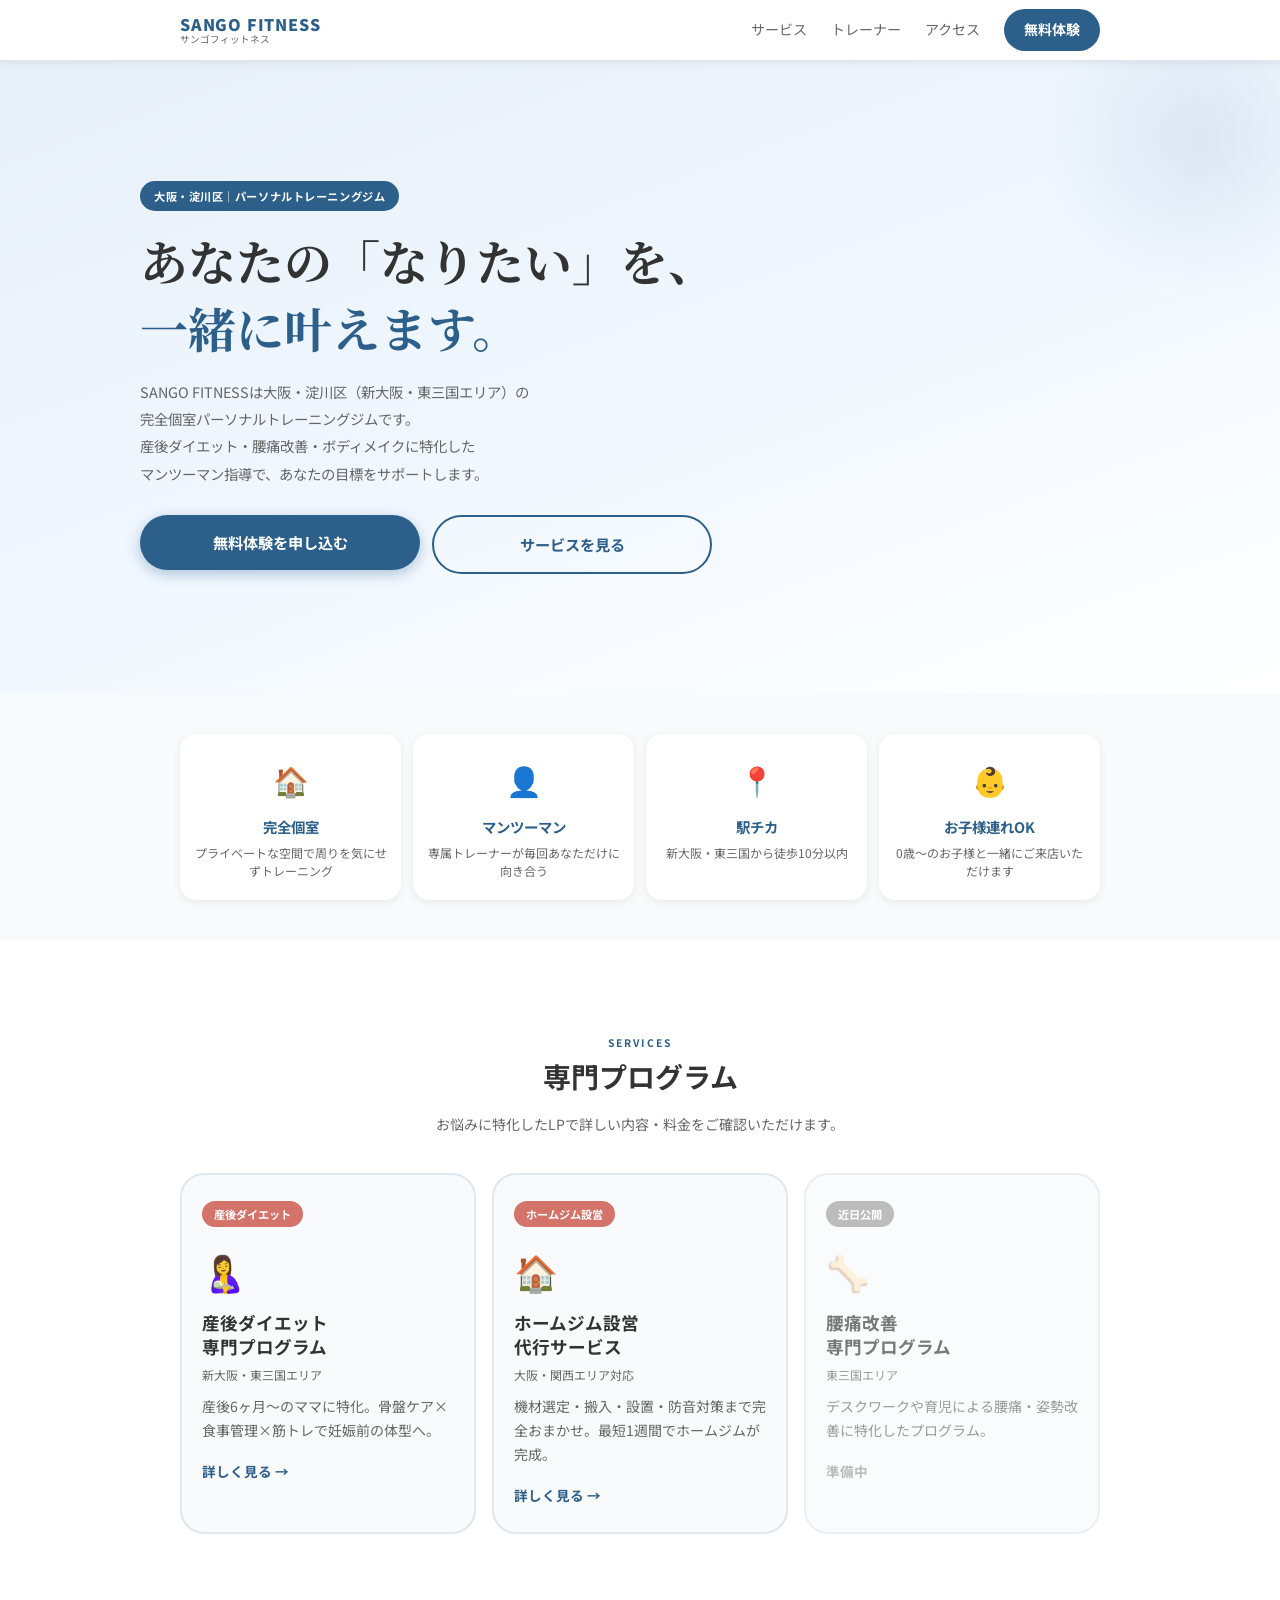
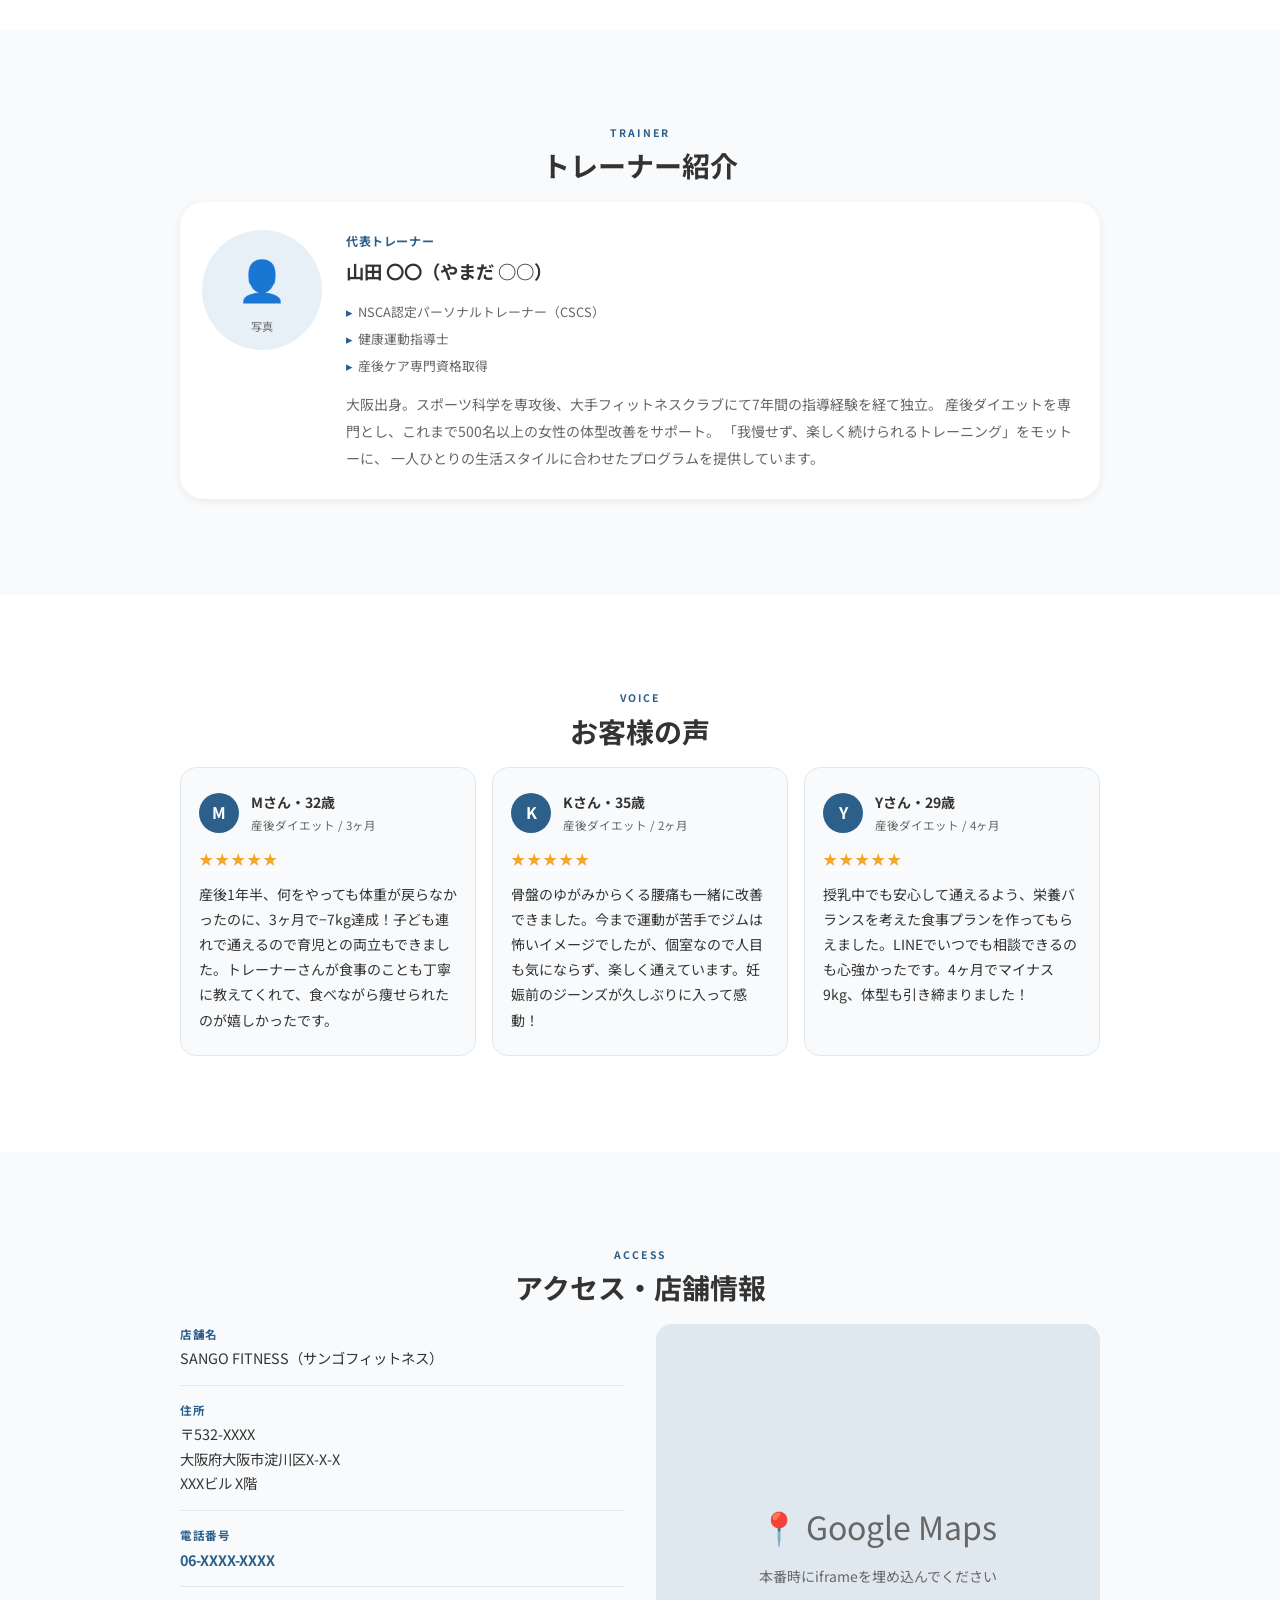
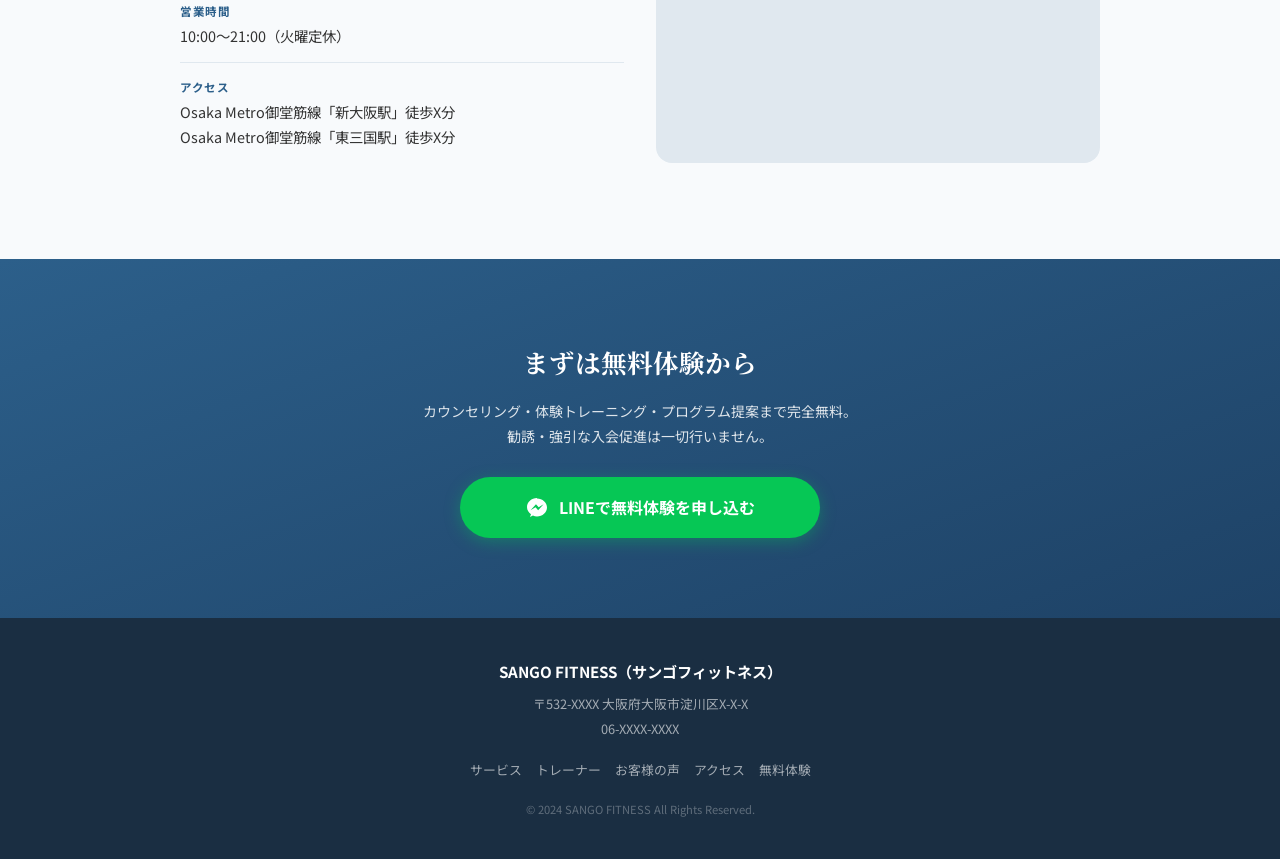
<file: index.html>
<!DOCTYPE html>
<html lang="ja">
<head>
  <meta charset="UTF-8" />
  <meta name="viewport" content="width=device-width, initial-scale=1.0" />
  <meta name="description" content="SANGO FITNESS（サンゴフィットネス）は大阪・淀川区のパーソナルトレーニングジムです。産後ダイエット・腰痛改善・ボディメイクに特化したマンツーマン指導。新大阪・東三国から徒歩圏内。" />
  <meta name="robots" content="index, follow" />

  <!-- OGP -->
  <meta property="og:title" content="SANGO FITNESS｜大阪・淀川区のパーソナルトレーニングジム" />
  <meta property="og:description" content="大阪・淀川区（新大阪・東三国）のパーソナルジム。産後ダイエット・腰痛改善・ボディメイクに特化。マンツーマン個室トレーニング。無料体験受付中。" />
  <meta property="og:type" content="website" />
  <meta property="og:locale" content="ja_JP" />

  <title>SANGO FITNESS｜大阪・淀川区のパーソナルトレーニングジム【新大阪・東三国】</title>

  <link rel="preconnect" href="https://fonts.googleapis.com" />
  <link rel="preconnect" href="https://fonts.gstatic.com" crossorigin />
  <link href="https://fonts.googleapis.com/css2?family=Noto+Sans+JP:wght@400;500;700;900&family=Noto+Serif+JP:wght@400;700&display=swap" rel="stylesheet" />

  <link rel="stylesheet" href="shared/reset.css" />
  <link rel="stylesheet" href="style.css" />

  <!-- GA4（本番時に差し替え） -->
  <!-- <script async src="https://www.googletagmanager.com/gtag/js?id=G-XXXXXXXXXX"></script>
  <script>
    window.dataLayer = window.dataLayer || [];
    function gtag(){dataLayer.push(arguments);}
    gtag('js', new Date());
    gtag('config', 'G-XXXXXXXXXX');
  </script> -->
</head>
<body>

  <!-- ===== ヘッダー ===== -->
  <header class="header">
    <div class="header-inner">
      <a href="/" class="logo">
        <span class="logo-en">SANGO FITNESS</span>
        <span class="logo-ja">サンゴフィットネス</span>
      </a>
      <nav class="header-nav">
        <a href="#services">サービス</a>
        <a href="#trainer">トレーナー</a>
        <a href="#access">アクセス</a>
        <a href="#contact" class="header-cta">無料体験</a>
      </nav>
    </div>
  </header>

  <!-- ===== ヒーロー ===== -->
  <section class="hero">
    <div class="hero-content">
      <p class="hero-label">大阪・淀川区｜パーソナルトレーニングジム</p>
      <h1 class="hero-title">
        あなたの「なりたい」を、<br />
        <em>一緒に叶えます。</em>
      </h1>
      <p class="hero-text">
        SANGO FITNESSは大阪・淀川区（新大阪・東三国エリア）の<br class="pc-only" />
        完全個室パーソナルトレーニングジムです。<br />
        産後ダイエット・腰痛改善・ボディメイクに特化した<br class="pc-only" />
        マンツーマン指導で、あなたの目標をサポートします。
      </p>
      <div class="hero-btns">
        <a href="#contact" class="btn btn--primary">無料体験を申し込む</a>
        <a href="#services" class="btn btn--outline">サービスを見る</a>
      </div>
    </div>
  </section>

  <!-- ===== ポイント ===== -->
  <section class="points">
    <div class="container">
      <ul class="points-list">
        <li class="point-item">
          <span class="point-icon">🏠</span>
          <h3>完全個室</h3>
          <p>プライベートな空間で周りを気にせずトレーニング</p>
        </li>
        <li class="point-item">
          <span class="point-icon">👤</span>
          <h3>マンツーマン</h3>
          <p>専属トレーナーが毎回あなただけに向き合う</p>
        </li>
        <li class="point-item">
          <span class="point-icon">📍</span>
          <h3>駅チカ</h3>
          <p>新大阪・東三国から徒歩10分以内</p>
        </li>
        <li class="point-item">
          <span class="point-icon">👶</span>
          <h3>お子様連れOK</h3>
          <p>0歳〜のお子様と一緒にご来店いただけます</p>
        </li>
      </ul>
    </div>
  </section>

  <!-- ===== サービス ===== -->
  <section class="services" id="services">
    <div class="container">
      <h2 class="section-title">
        <span class="section-title-en">SERVICES</span>
        専門プログラム
      </h2>
      <p class="section-lead">お悩みに特化したLPで詳しい内容・料金をご確認いただけます。</p>

      <div class="services-grid">

        <a href="/lp-sango-diet-shinsaibashi/" class="service-card">
          <div class="service-tag">産後ダイエット</div>
          <div class="service-icon">🤱</div>
          <h3 class="service-name">産後ダイエット<br />専門プログラム</h3>
          <p class="service-area">新大阪・東三国エリア</p>
          <p class="service-desc">産後6ヶ月〜のママに特化。骨盤ケア×食事管理×筋トレで妊娠前の体型へ。</p>
          <span class="service-link">詳しく見る →</span>
        </a>

        <a href="/lp-homegym-setup/" class="service-card">
          <div class="service-tag">ホームジム設営</div>
          <div class="service-icon">🏠</div>
          <h3 class="service-name">ホームジム設営<br />代行サービス</h3>
          <p class="service-area">大阪・関西エリア対応</p>
          <p class="service-desc">機材選定・搬入・設置・防音対策まで完全おまかせ。最短1週間でホームジムが完成。</p>
          <span class="service-link">詳しく見る →</span>
        </a>

        <div class="service-card service-card--soon">
          <div class="service-tag service-tag--soon">近日公開</div>
          <div class="service-icon">🦴</div>
          <h3 class="service-name">腰痛改善<br />専門プログラム</h3>
          <p class="service-area">東三国エリア</p>
          <p class="service-desc">デスクワークや育児による腰痛・姿勢改善に特化したプログラム。</p>
          <span class="service-link service-link--soon">準備中</span>
        </div>

      </div>
    </div>
  </section>

  <!-- ===== トレーナー ===== -->
  <section class="trainer" id="trainer">
    <div class="container">
      <h2 class="section-title">
        <span class="section-title-en">TRAINER</span>
        トレーナー紹介
      </h2>

      <div class="trainer-card">
        <div class="trainer-photo">
          <div class="trainer-photo-placeholder">
            <span>👤</span>
            <p>写真</p>
          </div>
        </div>
        <div class="trainer-info">
          <p class="trainer-position">代表トレーナー</p>
          <h3 class="trainer-name">山田 〇〇（やまだ ○○）</h3>
          <ul class="trainer-certs">
            <li>NSCA認定パーソナルトレーナー（CSCS）</li>
            <li>健康運動指導士</li>
            <li>産後ケア専門資格取得</li>
          </ul>
          <p class="trainer-bio">
            大阪出身。スポーツ科学を専攻後、大手フィットネスクラブにて7年間の指導経験を経て独立。
            産後ダイエットを専門とし、これまで500名以上の女性の体型改善をサポート。
            「我慢せず、楽しく続けられるトレーニング」をモットーに、
            一人ひとりの生活スタイルに合わせたプログラムを提供しています。
          </p>
        </div>
      </div>
    </div>
  </section>

  <!-- ===== お客様の声 ===== -->
  <section class="voices" id="voices">
    <div class="container">
      <h2 class="section-title">
        <span class="section-title-en">VOICE</span>
        お客様の声
      </h2>
      <div class="voices-grid">

        <div class="voice-card">
          <div class="voice-header">
            <div class="voice-avatar">M</div>
            <div>
              <p class="voice-name">Mさん・32歳</p>
              <p class="voice-tag">産後ダイエット / 3ヶ月</p>
            </div>
          </div>
          <div class="voice-stars">★★★★★</div>
          <p class="voice-text">産後1年半、何をやっても体重が戻らなかったのに、3ヶ月で−7kg達成！子ども連れで通えるので育児との両立もできました。トレーナーさんが食事のことも丁寧に教えてくれて、食べながら痩せられたのが嬉しかったです。</p>
        </div>

        <div class="voice-card">
          <div class="voice-header">
            <div class="voice-avatar">K</div>
            <div>
              <p class="voice-name">Kさん・35歳</p>
              <p class="voice-tag">産後ダイエット / 2ヶ月</p>
            </div>
          </div>
          <div class="voice-stars">★★★★★</div>
          <p class="voice-text">骨盤のゆがみからくる腰痛も一緒に改善できました。今まで運動が苦手でジムは怖いイメージでしたが、個室なので人目も気にならず、楽しく通えています。妊娠前のジーンズが久しぶりに入って感動！</p>
        </div>

        <div class="voice-card">
          <div class="voice-header">
            <div class="voice-avatar">Y</div>
            <div>
              <p class="voice-name">Yさん・29歳</p>
              <p class="voice-tag">産後ダイエット / 4ヶ月</p>
            </div>
          </div>
          <div class="voice-stars">★★★★★</div>
          <p class="voice-text">授乳中でも安心して通えるよう、栄養バランスを考えた食事プランを作ってもらえました。LINEでいつでも相談できるのも心強かったです。4ヶ月でマイナス9kg、体型も引き締まりました！</p>
        </div>

      </div>
    </div>
  </section>

  <!-- ===== アクセス（NAP） ===== -->
  <section class="access" id="access">
    <div class="container">
      <h2 class="section-title">
        <span class="section-title-en">ACCESS</span>
        アクセス・店舗情報
      </h2>

      <div class="access-wrap">
        <div class="access-info">
          <!-- NAP: 会社ページ・Googleビジネスプロフィール・各LPで完全一致させること -->
          <dl class="nap-list">
            <div class="nap-item">
              <dt>店舗名</dt>
              <dd>SANGO FITNESS（サンゴフィットネス）</dd>
            </div>
            <div class="nap-item">
              <dt>住所</dt>
              <dd>〒532-XXXX<br />大阪府大阪市淀川区X-X-X<br />XXXビル X階</dd>
            </div>
            <div class="nap-item">
              <dt>電話番号</dt>
              <dd><a href="tel:06-XXXX-XXXX">06-XXXX-XXXX</a></dd>
            </div>
            <div class="nap-item">
              <dt>営業時間</dt>
              <dd>10:00〜21:00（火曜定休）</dd>
            </div>
            <div class="nap-item">
              <dt>アクセス</dt>
              <dd>
                Osaka Metro御堂筋線「新大阪駅」徒歩X分<br />
                Osaka Metro御堂筋線「東三国駅」徒歩X分
              </dd>
            </div>
          </dl>
        </div>

        <div class="access-map">
          <!-- 本番時はGoogle Maps埋め込みiframeに差し替え -->
          <div class="map-placeholder">
            <span>📍 Google Maps</span>
            <p>本番時にiframeを埋め込んでください</p>
          </div>
        </div>
      </div>
    </div>
  </section>

  <!-- ===== CTA ===== -->
  <section class="contact" id="contact">
    <div class="container">
      <h2 class="contact-title">まずは無料体験から</h2>
      <p class="contact-text">
        カウンセリング・体験トレーニング・プログラム提案まで完全無料。<br />
        勧誘・強引な入会促進は一切行いません。
      </p>
      <a href="https://line.me/R/ti/p/@XXXXXXXX" class="line-btn" target="_blank" rel="noopener noreferrer">
        <span class="line-icon">
          <svg xmlns="http://www.w3.org/2000/svg" viewBox="0 0 24 24" fill="currentColor" width="24" height="24"><path d="M12 2C6.48 2 2 6.03 2 11c0 2.95 1.55 5.57 3.97 7.28L5 21l2.93-1.4C9.19 20.18 10.57 20.5 12 20.5c5.52 0 10-4.03 10-9s-4.48-9-10-9zm1.14 12.13l-2.63-2.8-4.97 2.8 5.44-5.78 2.68 2.8 4.92-2.8-5.44 5.78z"/></svg>
        </span>
        LINEで無料体験を申し込む
      </a>
    </div>
  </section>

  <!-- ===== フッター ===== -->
  <footer class="footer">
    <div class="container">
      <p class="footer-name">SANGO FITNESS（サンゴフィットネス）</p>
      <p class="footer-address">〒532-XXXX 大阪府大阪市淀川区X-X-X</p>
      <p class="footer-tel">06-XXXX-XXXX</p>
      <nav class="footer-nav">
        <a href="#services">サービス</a>
        <a href="#trainer">トレーナー</a>
        <a href="#voices">お客様の声</a>
        <a href="#access">アクセス</a>
        <a href="#contact">無料体験</a>
      </nav>
      <p class="footer-copy">&copy; 2024 SANGO FITNESS All Rights Reserved.</p>
    </div>
  </footer>

  <script src="shared/common.js"></script>
</body>
</html>
</file>
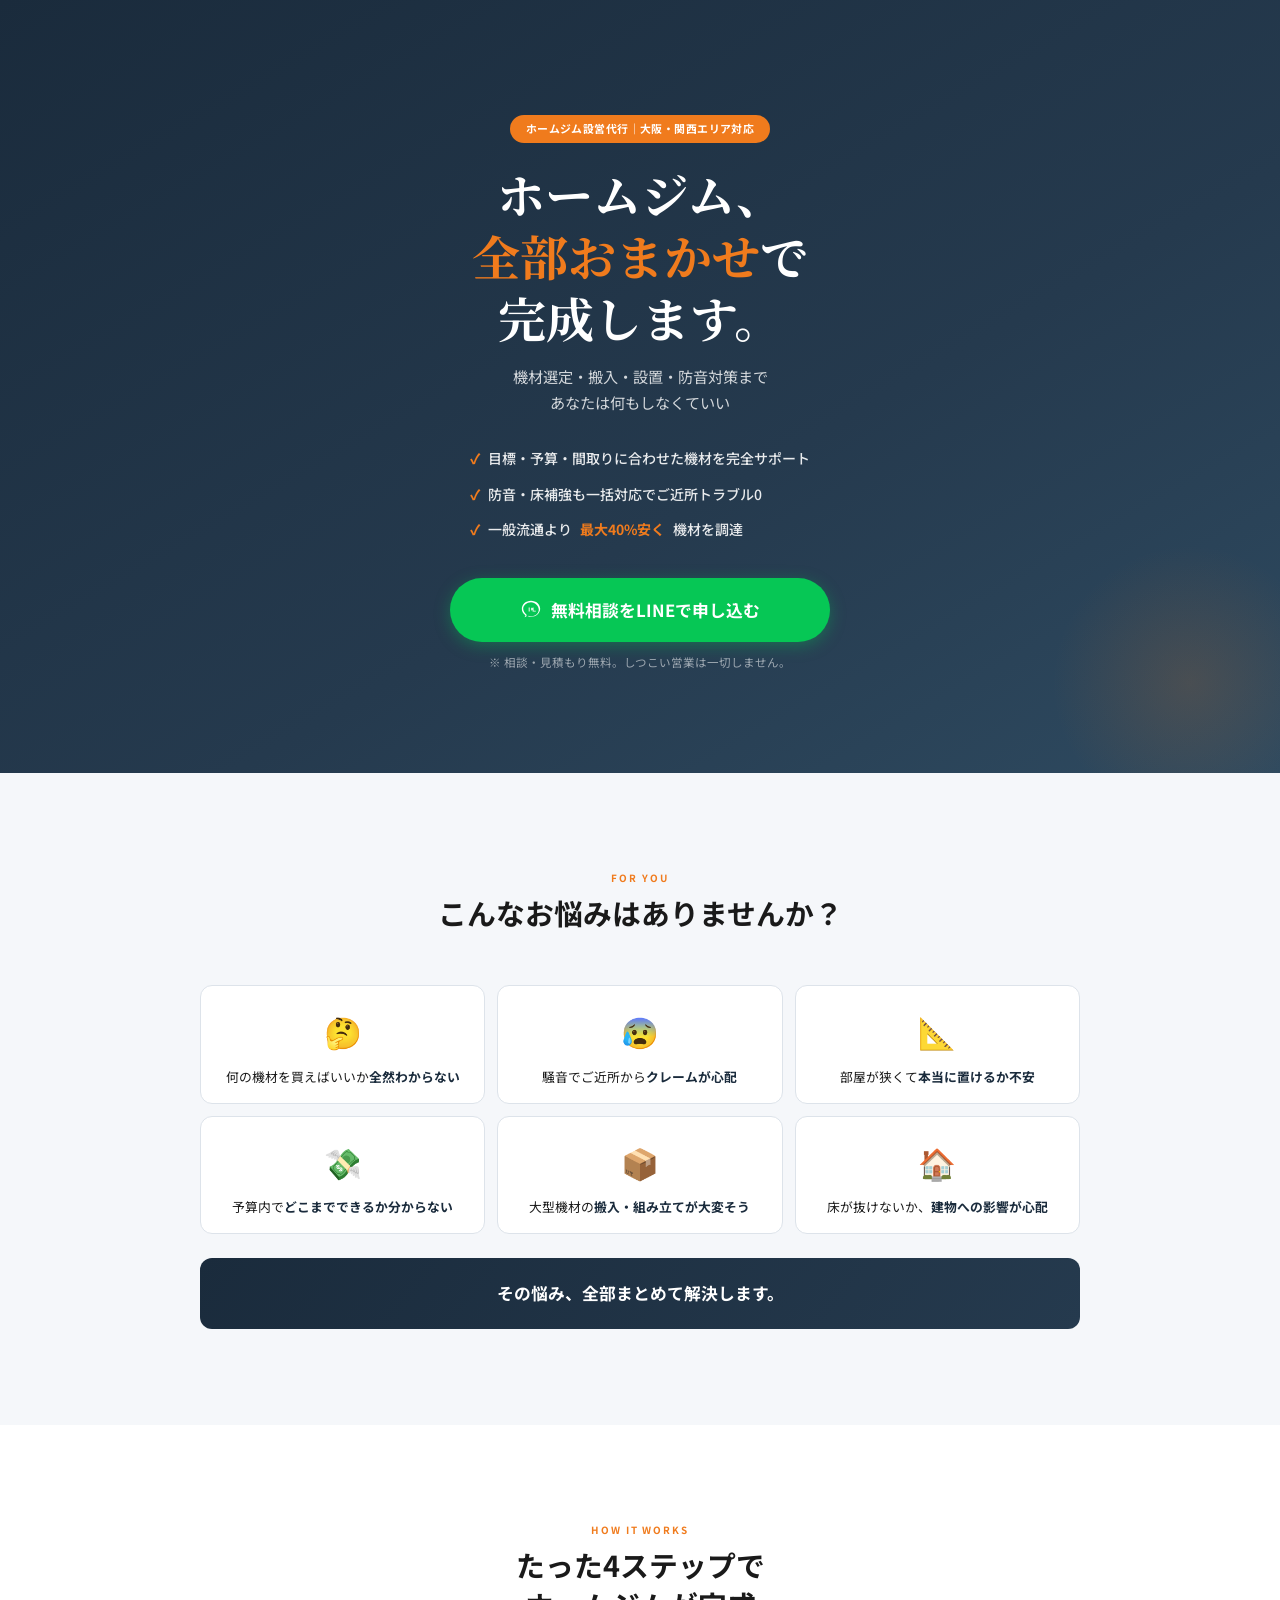
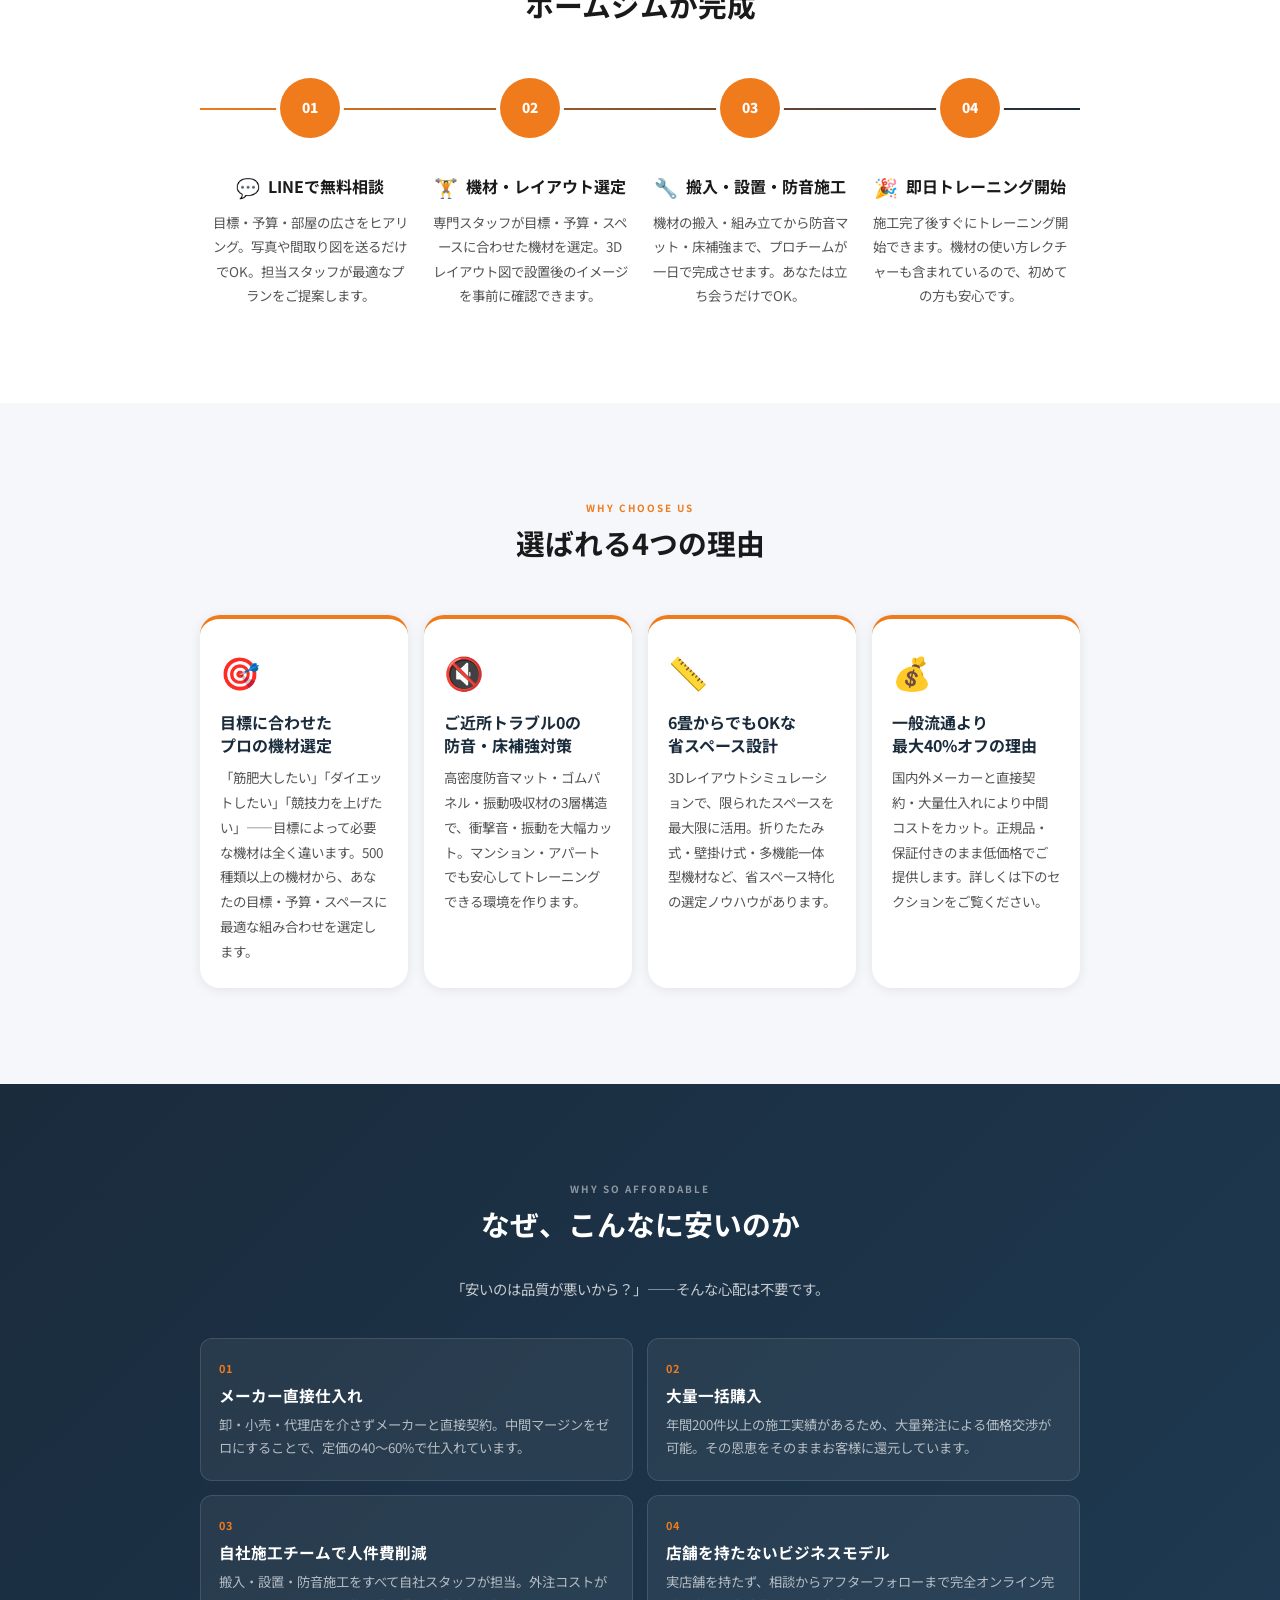
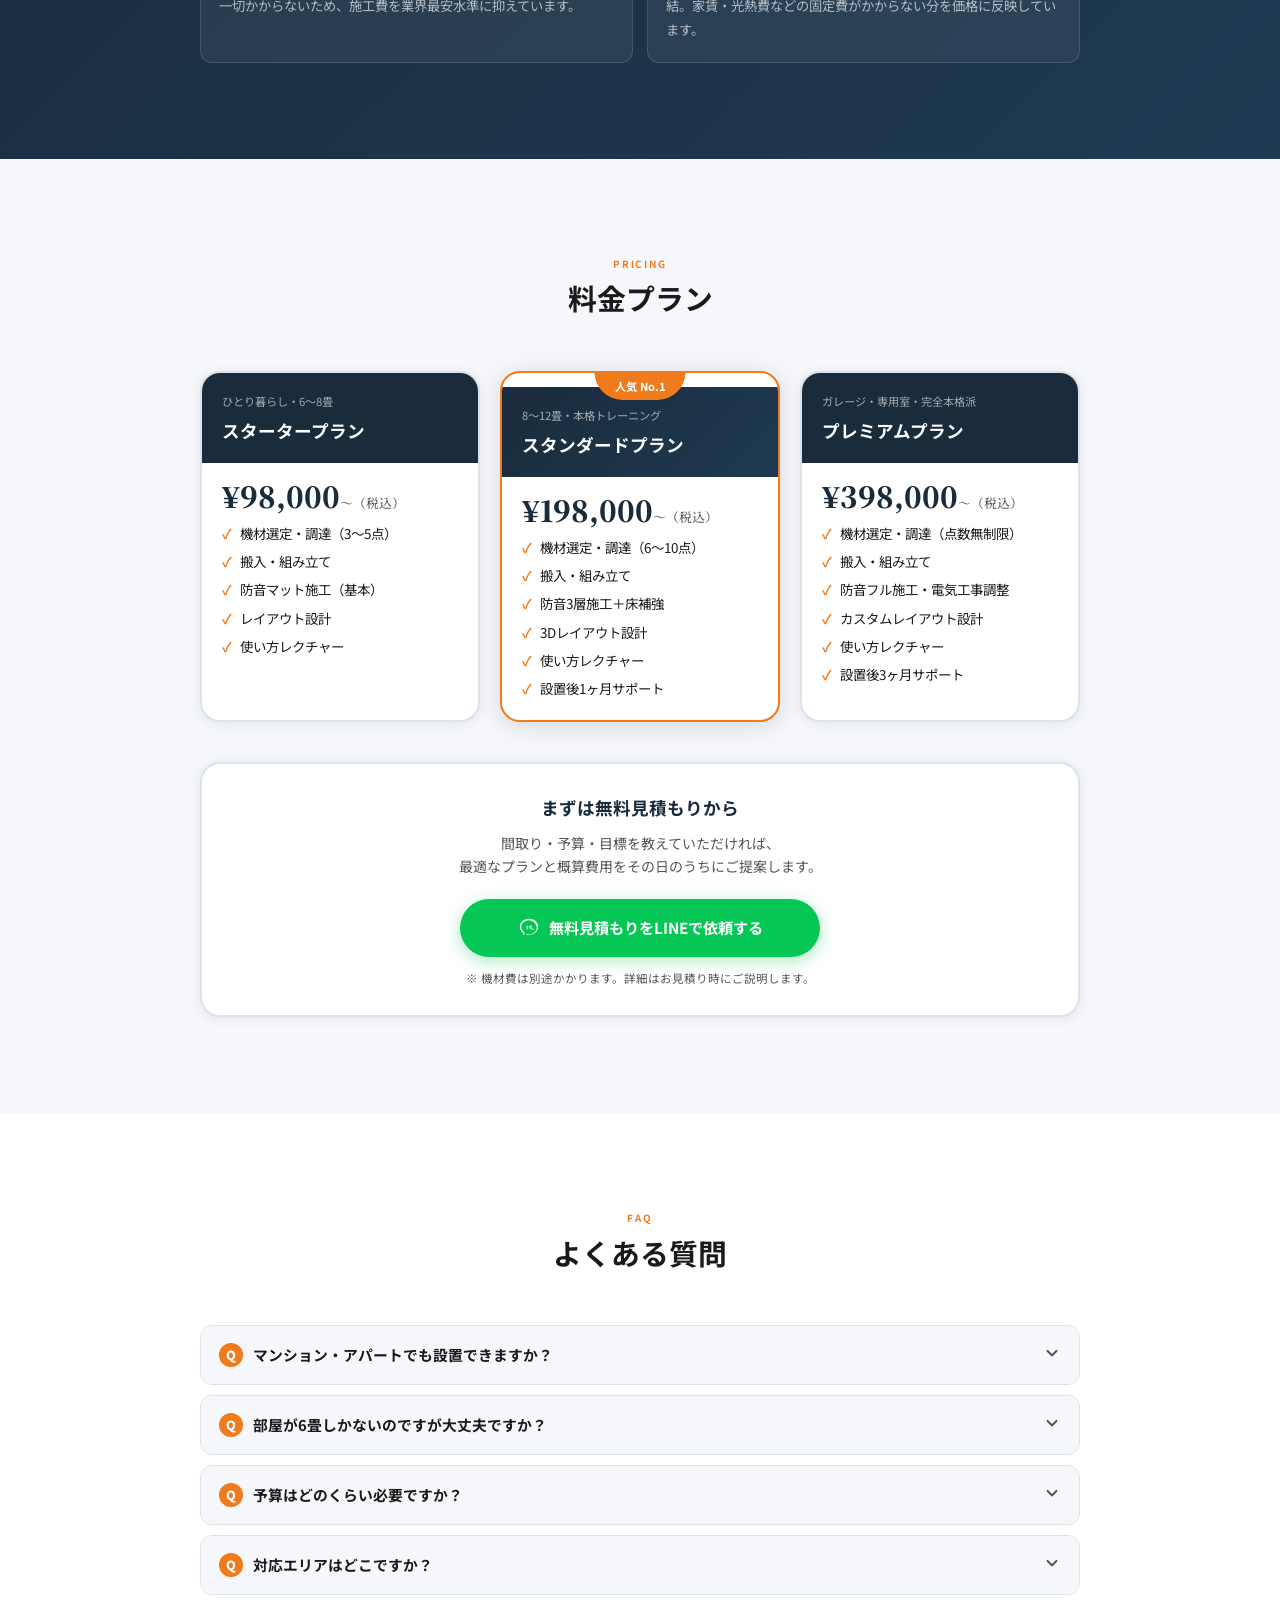
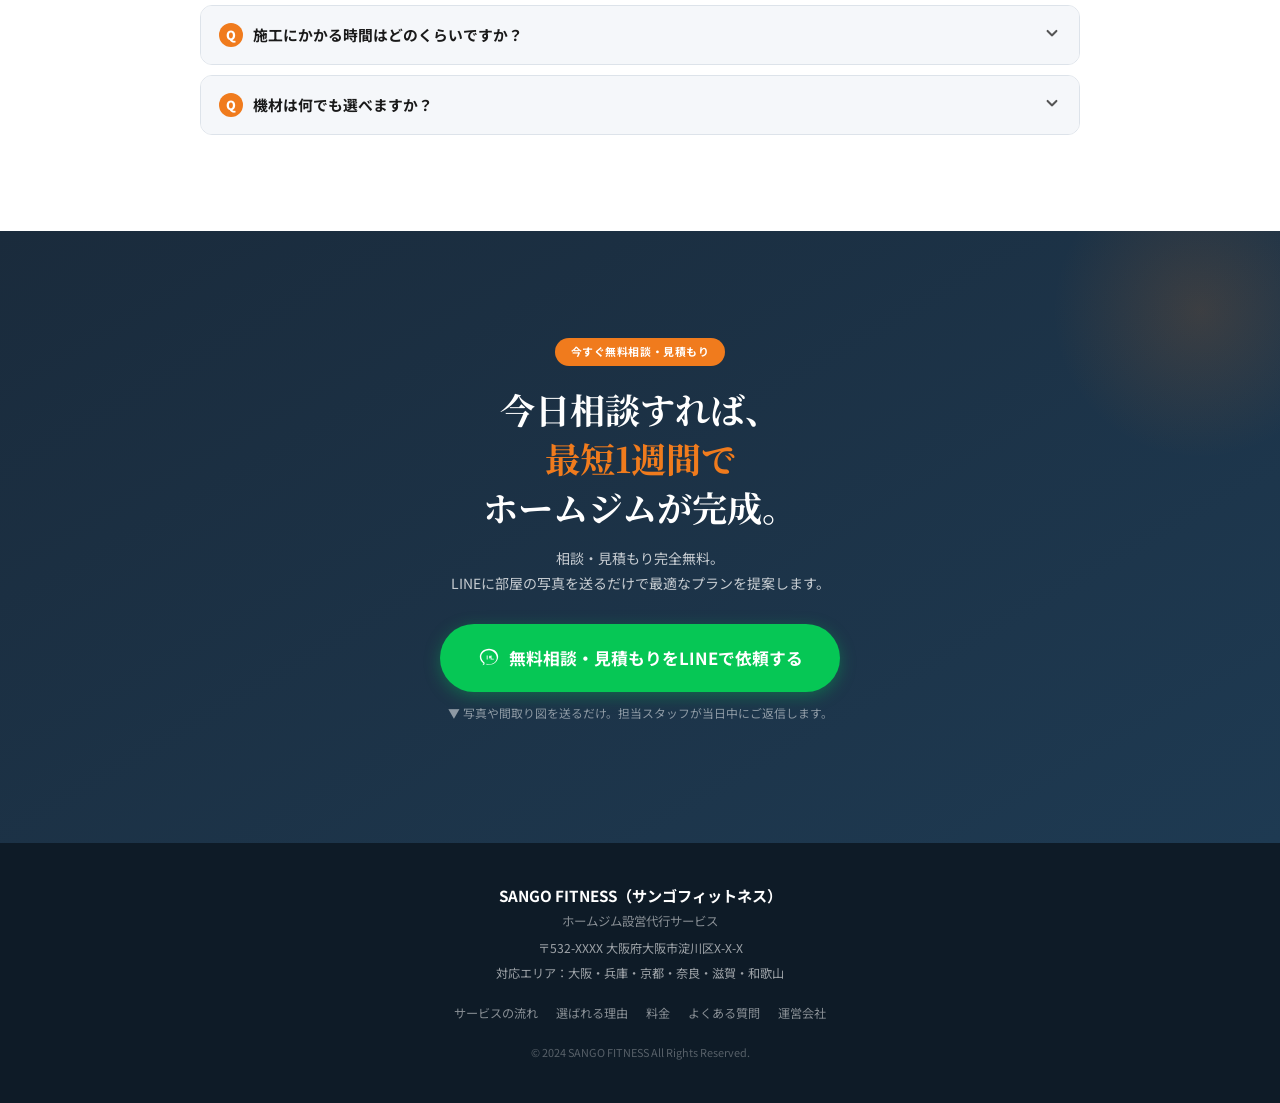
<file: lp-homegym-setup/index.html>
<!DOCTYPE html>
<html lang="ja">
<head>
  <meta charset="UTF-8" />
  <meta name="viewport" content="width=device-width, initial-scale=1.0" />
  <meta name="description" content="ホームジムの設営を完全代行。機材選定・搬入・設置・防音対策まで全部おまかせ。大阪・関西エリア対応。無料相談受付中。" />
  <title>ホームジム設営代行サービス｜機材選定〜設置まで全部おまかせ【無料相談受付中】</title>

  <link rel="preconnect" href="https://fonts.googleapis.com" />
  <link rel="preconnect" href="https://fonts.gstatic.com" crossorigin />
  <link href="https://fonts.googleapis.com/css2?family=Noto+Sans+JP:wght@400;500;700;900&family=Noto+Serif+JP:wght@700&display=swap" rel="stylesheet" />
  <link rel="stylesheet" href="../shared/reset.css" />
  <link rel="stylesheet" href="style.css" />
</head>
<body>

  <!-- 固定CTAボタン -->
  <div class="fixed-cta" id="fixedCta">
    <a href="https://line.me/R/ti/p/@XXXXXXXX" class="btn-line btn-line--fixed" target="_blank" rel="noopener noreferrer">
      <svg class="line-logo" xmlns="http://www.w3.org/2000/svg" viewBox="0 0 48 48"><path fill="#fff" d="M24 4C12.95 4 4 11.86 4 21.5c0 5.7 3.1 10.77 7.97 14.06L10 40l5.53-2.72C17.56 38.38 20.7 39 24 39c11.05 0 20-7.86 20-17.5S35.05 4 24 4z"/><path fill="#06C755" d="M24 7c-9.37 0-17 6.5-17 14.5 0 4.87 2.73 9.2 7 12.1l.6 5.4 4.7-2.3C20.96 37.5 22.46 38 24 38c9.37 0 17-6.5 17-14.5S33.37 7 24 7z"/><path fill="#fff" d="M34.5 25.5h-5v-7h-2v9h7zM21 18.5h-2v9h2zM28.5 22l-4-3.5v7l4-3.5z"/></svg>
      無料相談をLINEで申し込む
    </a>
  </div>

  <!-- ========== FV ========== -->
  <section class="fv">
    <div class="fv__inner wrap">
      <p class="fv__badge">ホームジム設営代行｜大阪・関西エリア対応</p>
      <h1 class="fv__title">
        ホームジム、<br>
        <em>全部おまかせ</em>で<br>
        完成します。
      </h1>
      <p class="fv__sub">機材選定・搬入・設置・防音対策まで<br>あなたは何もしなくていい</p>
      <ul class="fv__checks">
        <li><span class="check-icon">✓</span>目標・予算・間取りに合わせた機材を完全サポート</li>
        <li><span class="check-icon">✓</span>防音・床補強も一括対応でご近所トラブル0</li>
        <li><span class="check-icon">✓</span>一般流通より<strong>最大40%安く</strong>機材を調達</li>
      </ul>
      <div class="fv__cta">
        <a href="https://line.me/R/ti/p/@XXXXXXXX" class="btn-line" target="_blank" rel="noopener noreferrer">
          <svg class="line-logo" xmlns="http://www.w3.org/2000/svg" viewBox="0 0 48 48"><path fill="#fff" d="M24 4C12.95 4 4 11.86 4 21.5c0 5.7 3.1 10.77 7.97 14.06L10 40l5.53-2.72C17.56 38.38 20.7 39 24 39c11.05 0 20-7.86 20-17.5S35.05 4 24 4z"/><path fill="#06C755" d="M24 7c-9.37 0-17 6.5-17 14.5 0 4.87 2.73 9.2 7 12.1l.6 5.4 4.7-2.3C20.96 37.5 22.46 38 24 38c9.37 0 17-6.5 17-14.5S33.37 7 24 7z"/><path fill="#fff" d="M34.5 25.5h-5v-7h-2v9h7zM21 18.5h-2v9h2zM28.5 22l-4-3.5v7l4-3.5z"/></svg>
          無料相談をLINEで申し込む
        </a>
        <p class="fv__note">※ 相談・見積もり無料。しつこい営業は一切しません。</p>
      </div>
    </div>
  </section>

  <!-- ========== こんな方へ ========== -->
  <section class="target">
    <div class="wrap">
      <p class="sec-en">FOR YOU</p>
      <h2 class="sec-title">こんなお悩みはありませんか？</h2>
      <ul class="target__list">
        <li class="target__item">
          <span class="target__icon">🤔</span>
          <p>何の機材を買えばいいか<strong>全然わからない</strong></p>
        </li>
        <li class="target__item">
          <span class="target__icon">😰</span>
          <p>騒音でご近所から<strong>クレームが心配</strong></p>
        </li>
        <li class="target__item">
          <span class="target__icon">📐</span>
          <p>部屋が狭くて<strong>本当に置けるか不安</strong></p>
        </li>
        <li class="target__item">
          <span class="target__icon">💸</span>
          <p>予算内で<strong>どこまでできるか分からない</strong></p>
        </li>
        <li class="target__item">
          <span class="target__icon">📦</span>
          <p>大型機材の<strong>搬入・組み立てが大変そう</strong></p>
        </li>
        <li class="target__item">
          <span class="target__icon">🏠</span>
          <p>床が抜けないか、<strong>建物への影響が心配</strong></p>
        </li>
      </ul>
      <div class="target__cta">
        <p>その悩み、全部まとめて解決します。</p>
      </div>
    </div>
  </section>

  <!-- ========== サービスの流れ ========== -->
  <section class="flow">
    <div class="wrap">
      <p class="sec-en">HOW IT WORKS</p>
      <h2 class="sec-title">たった4ステップで<br>ホームジムが完成</h2>
      <ol class="flow__list">
        <li class="flow__item">
          <div class="flow__num">01</div>
          <div class="flow__body">
            <h3 class="flow__title">
              <span class="flow__icon">💬</span>
              LINEで無料相談
            </h3>
            <p class="flow__text">目標・予算・部屋の広さをヒアリング。写真や間取り図を送るだけでOK。担当スタッフが最適なプランをご提案します。</p>
          </div>
        </li>
        <li class="flow__item">
          <div class="flow__num">02</div>
          <div class="flow__body">
            <h3 class="flow__title">
              <span class="flow__icon">🏋️</span>
              機材・レイアウト選定
            </h3>
            <p class="flow__text">専門スタッフが目標・予算・スペースに合わせた機材を選定。3Dレイアウト図で設置後のイメージを事前に確認できます。</p>
          </div>
        </li>
        <li class="flow__item">
          <div class="flow__num">03</div>
          <div class="flow__body">
            <h3 class="flow__title">
              <span class="flow__icon">🔧</span>
              搬入・設置・防音施工
            </h3>
            <p class="flow__text">機材の搬入・組み立てから防音マット・床補強まで、プロチームが一日で完成させます。あなたは立ち会うだけでOK。</p>
          </div>
        </li>
        <li class="flow__item">
          <div class="flow__num">04</div>
          <div class="flow__body">
            <h3 class="flow__title">
              <span class="flow__icon">🎉</span>
              即日トレーニング開始
            </h3>
            <p class="flow__text">施工完了後すぐにトレーニング開始できます。機材の使い方レクチャーも含まれているので、初めての方も安心です。</p>
          </div>
        </li>
      </ol>
    </div>
  </section>

  <!-- ========== 選ばれる理由 ========== -->
  <section class="reasons">
    <div class="wrap">
      <p class="sec-en">WHY CHOOSE US</p>
      <h2 class="sec-title">選ばれる4つの理由</h2>
      <div class="reasons__grid">

        <div class="reason-card">
          <div class="reason-card__icon">🎯</div>
          <h3 class="reason-card__title">目標に合わせた<br>プロの機材選定</h3>
          <p class="reason-card__text">「筋肥大したい」「ダイエットしたい」「競技力を上げたい」――目標によって必要な機材は全く違います。500種類以上の機材から、あなたの目標・予算・スペースに最適な組み合わせを選定します。</p>
        </div>

        <div class="reason-card">
          <div class="reason-card__icon">🔇</div>
          <h3 class="reason-card__title">ご近所トラブル0の<br>防音・床補強対策</h3>
          <p class="reason-card__text">高密度防音マット・ゴムパネル・振動吸収材の3層構造で、衝撃音・振動を大幅カット。マンション・アパートでも安心してトレーニングできる環境を作ります。</p>
        </div>

        <div class="reason-card">
          <div class="reason-card__icon">📏</div>
          <h3 class="reason-card__title">6畳からでもOKな<br>省スペース設計</h3>
          <p class="reason-card__text">3Dレイアウトシミュレーションで、限られたスペースを最大限に活用。折りたたみ式・壁掛け式・多機能一体型機材など、省スペース特化の選定ノウハウがあります。</p>
        </div>

        <div class="reason-card">
          <div class="reason-card__icon">💰</div>
          <h3 class="reason-card__title">一般流通より<br>最大40%オフの理由</h3>
          <p class="reason-card__text">国内外メーカーと直接契約・大量仕入れにより中間コストをカット。正規品・保証付きのまま低価格でご提供します。詳しくは下のセクションをご覧ください。</p>
        </div>

      </div>
    </div>
  </section>

  <!-- ========== 低価格の理由 ========== -->
  <section class="price-reason">
    <div class="wrap">
      <p class="sec-en sec-en--light">WHY SO AFFORDABLE</p>
      <h2 class="sec-title sec-title--light">なぜ、こんなに安いのか</h2>
      <p class="price-reason__lead">「安いのは品質が悪いから？」——そんな心配は不要です。</p>
      <div class="price-reason__grid">
        <div class="price-reason__item">
          <span class="price-reason__num">01</span>
          <h3>メーカー直接仕入れ</h3>
          <p>卸・小売・代理店を介さずメーカーと直接契約。中間マージンをゼロにすることで、定価の40〜60%で仕入れています。</p>
        </div>
        <div class="price-reason__item">
          <span class="price-reason__num">02</span>
          <h3>大量一括購入</h3>
          <p>年間200件以上の施工実績があるため、大量発注による価格交渉が可能。その恩恵をそのままお客様に還元しています。</p>
        </div>
        <div class="price-reason__item">
          <span class="price-reason__num">03</span>
          <h3>自社施工チームで人件費削減</h3>
          <p>搬入・設置・防音施工をすべて自社スタッフが担当。外注コストが一切かからないため、施工費を業界最安水準に抑えています。</p>
        </div>
        <div class="price-reason__item">
          <span class="price-reason__num">04</span>
          <h3>店舗を持たないビジネスモデル</h3>
          <p>実店舗を持たず、相談からアフターフォローまで完全オンライン完結。家賃・光熱費などの固定費がかからない分を価格に反映しています。</p>
        </div>
      </div>
    </div>
  </section>

  <!-- ========== 料金 ========== -->
  <section class="pricing">
    <div class="wrap">
      <p class="sec-en">PRICING</p>
      <h2 class="sec-title">料金プラン</h2>
      <div class="pricing__grid">

        <div class="plan-card">
          <div class="plan-card__head">
            <p class="plan-card__tag">ひとり暮らし・6〜8畳</p>
            <h3 class="plan-card__name">スタータープラン</h3>
          </div>
          <p class="plan-card__price">¥98,000<span>〜（税込）</span></p>
          <ul class="plan-card__features">
            <li>機材選定・調達（3〜5点）</li>
            <li>搬入・組み立て</li>
            <li>防音マット施工（基本）</li>
            <li>レイアウト設計</li>
            <li>使い方レクチャー</li>
          </ul>
        </div>

        <div class="plan-card plan-card--popular">
          <p class="plan-card__badge">人気 No.1</p>
          <div class="plan-card__head">
            <p class="plan-card__tag">8〜12畳・本格トレーニング</p>
            <h3 class="plan-card__name">スタンダードプラン</h3>
          </div>
          <p class="plan-card__price">¥198,000<span>〜（税込）</span></p>
          <ul class="plan-card__features">
            <li>機材選定・調達（6〜10点）</li>
            <li>搬入・組み立て</li>
            <li>防音3層施工＋床補強</li>
            <li>3Dレイアウト設計</li>
            <li>使い方レクチャー</li>
            <li>設置後1ヶ月サポート</li>
          </ul>
        </div>

        <div class="plan-card">
          <div class="plan-card__head">
            <p class="plan-card__tag">ガレージ・専用室・完全本格派</p>
            <h3 class="plan-card__name">プレミアムプラン</h3>
          </div>
          <p class="plan-card__price">¥398,000<span>〜（税込）</span></p>
          <ul class="plan-card__features">
            <li>機材選定・調達（点数無制限）</li>
            <li>搬入・組み立て</li>
            <li>防音フル施工・電気工事調整</li>
            <li>カスタムレイアウト設計</li>
            <li>使い方レクチャー</li>
            <li>設置後3ヶ月サポート</li>
          </ul>
        </div>

      </div>
      <div class="pricing__free">
        <p class="pricing__free-title">まずは無料見積もりから</p>
        <p class="pricing__free-text">間取り・予算・目標を教えていただければ、<br>最適なプランと概算費用をその日のうちにご提案します。</p>
        <a href="https://line.me/R/ti/p/@XXXXXXXX" class="btn-line" target="_blank" rel="noopener noreferrer">
          <svg class="line-logo" xmlns="http://www.w3.org/2000/svg" viewBox="0 0 48 48"><path fill="#fff" d="M24 4C12.95 4 4 11.86 4 21.5c0 5.7 3.1 10.77 7.97 14.06L10 40l5.53-2.72C17.56 38.38 20.7 39 24 39c11.05 0 20-7.86 20-17.5S35.05 4 24 4z"/><path fill="#06C755" d="M24 7c-9.37 0-17 6.5-17 14.5 0 4.87 2.73 9.2 7 12.1l.6 5.4 4.7-2.3C20.96 37.5 22.46 38 24 38c9.37 0 17-6.5 17-14.5S33.37 7 24 7z"/><path fill="#fff" d="M34.5 25.5h-5v-7h-2v9h7zM21 18.5h-2v9h2zM28.5 22l-4-3.5v7l4-3.5z"/></svg>
          無料見積もりをLINEで依頼する
        </a>
        <p class="pricing__note">※ 機材費は別途かかります。詳細はお見積り時にご説明します。</p>
      </div>
    </div>
  </section>

  <!-- ========== FAQ ========== -->
  <section class="faq">
    <div class="wrap">
      <p class="sec-en">FAQ</p>
      <h2 class="sec-title">よくある質問</h2>
      <dl class="faq__list">

        <div class="faq__item">
          <dt class="faq__q">
            <span class="faq__q-icon">Q</span>
            <span>マンション・アパートでも設置できますか？</span>
            <span class="faq__arrow" aria-hidden="true"></span>
          </dt>
          <dd class="faq__a">
            <span class="faq__a-icon">A</span>
            <span>はい、対応可能です。防音マット・振動吸収材・床補強材の3層施工で、集合住宅でも安心してトレーニングできる環境を構築します。事前に管理規約を確認のうえご相談ください。</span>
          </dd>
        </div>

        <div class="faq__item">
          <dt class="faq__q">
            <span class="faq__q-icon">Q</span>
            <span>部屋が6畳しかないのですが大丈夫ですか？</span>
            <span class="faq__arrow" aria-hidden="true"></span>
          </dt>
          <dd class="faq__a">
            <span class="faq__a-icon">A</span>
            <span>6畳からでも本格的なホームジムは作れます。折りたたみ式・壁掛け式・多機能一体型の機材を組み合わせることで、限られたスペースを最大限に活用します。3Dシミュレーションで事前に確認できます。</span>
          </dd>
        </div>

        <div class="faq__item">
          <dt class="faq__q">
            <span class="faq__q-icon">Q</span>
            <span>予算はどのくらい必要ですか？</span>
            <span class="faq__arrow" aria-hidden="true"></span>
          </dt>
          <dd class="faq__a">
            <span class="faq__a-icon">A</span>
            <span>施工費＋機材費で最低50万円程度〜が目安です。予算・目標・スペースをお伝えいただければ、その範囲で最大限の提案をします。まず無料相談でご予算をお聞かせください。</span>
          </dd>
        </div>

        <div class="faq__item">
          <dt class="faq__q">
            <span class="faq__q-icon">Q</span>
            <span>対応エリアはどこですか？</span>
            <span class="faq__arrow" aria-hidden="true"></span>
          </dt>
          <dd class="faq__a">
            <span class="faq__a-icon">A</span>
            <span>大阪・兵庫・京都・奈良・滋賀・和歌山の関西全域に対応しています。エリア外の場合は別途出張費がかかる場合があります。まずはご相談ください。</span>
          </dd>
        </div>

        <div class="faq__item">
          <dt class="faq__q">
            <span class="faq__q-icon">Q</span>
            <span>施工にかかる時間はどのくらいですか？</span>
            <span class="faq__arrow" aria-hidden="true"></span>
          </dt>
          <dd class="faq__a">
            <span class="faq__a-icon">A</span>
            <span>スタンダードプランで通常1日（約6〜8時間）で完了します。施工当日はスタッフが全作業を行いますので、立ち会っていただくだけでOKです。</span>
          </dd>
        </div>

        <div class="faq__item">
          <dt class="faq__q">
            <span class="faq__q-icon">Q</span>
            <span>機材は何でも選べますか？</span>
            <span class="faq__arrow" aria-hidden="true"></span>
          </dt>
          <dd class="faq__a">
            <span class="faq__a-icon">A</span>
            <span>ご希望の機材を持ち込むことも可能ですが、弊社提携メーカー品を選んでいただくと大幅割引が適用されます。500種類以上の取扱機材の中からご要望に合わせてご提案します。</span>
          </dd>
        </div>

      </dl>
    </div>
  </section>

  <!-- ========== 最終CTA ========== -->
  <section class="final-cta">
    <div class="wrap">
      <p class="final-cta__label">今すぐ無料相談・見積もり</p>
      <h2 class="final-cta__title">
        今日相談すれば、<br>
        <em>最短1週間で</em><br>
        ホームジムが完成。
      </h2>
      <p class="final-cta__text">相談・見積もり完全無料。<br>LINEに部屋の写真を送るだけで最適なプランを提案します。</p>
      <div class="final-cta__btn-wrap">
        <a href="https://line.me/R/ti/p/@XXXXXXXX" class="btn-line btn-line--lg" target="_blank" rel="noopener noreferrer">
          <svg class="line-logo" xmlns="http://www.w3.org/2000/svg" viewBox="0 0 48 48"><path fill="#fff" d="M24 4C12.95 4 4 11.86 4 21.5c0 5.7 3.1 10.77 7.97 14.06L10 40l5.53-2.72C17.56 38.38 20.7 39 24 39c11.05 0 20-7.86 20-17.5S35.05 4 24 4z"/><path fill="#06C755" d="M24 7c-9.37 0-17 6.5-17 14.5 0 4.87 2.73 9.2 7 12.1l.6 5.4 4.7-2.3C20.96 37.5 22.46 38 24 38c9.37 0 17-6.5 17-14.5S33.37 7 24 7z"/><path fill="#fff" d="M34.5 25.5h-5v-7h-2v9h7zM21 18.5h-2v9h2zM28.5 22l-4-3.5v7l4-3.5z"/></svg>
          無料相談・見積もりをLINEで依頼する
        </a>
        <p class="final-cta__note">▼ 写真や間取り図を送るだけ。担当スタッフが当日中にご返信します。</p>
      </div>
    </div>
  </section>

  <!-- ========== フッター ========== -->
  <footer class="footer">
    <div class="wrap">
      <p class="footer__name">SANGO FITNESS（サンゴフィットネス）<br><span>ホームジム設営代行サービス</span></p>
      <p class="footer__info">〒532-XXXX 大阪府大阪市淀川区X-X-X</p>
      <p class="footer__info">対応エリア：大阪・兵庫・京都・奈良・滋賀・和歌山</p>
      <nav class="footer__nav">
        <a href="#flow">サービスの流れ</a>
        <a href="#reasons">選ばれる理由</a>
        <a href="#pricing">料金</a>
        <a href="#faq">よくある質問</a>
        <a href="/">運営会社</a>
      </nav>
      <p class="footer__copy">&copy; 2024 SANGO FITNESS All Rights Reserved.</p>
    </div>
  </footer>

  <script src="../shared/common.js"></script>
  <script src="script.js"></script>
</body>
</html>
</file>
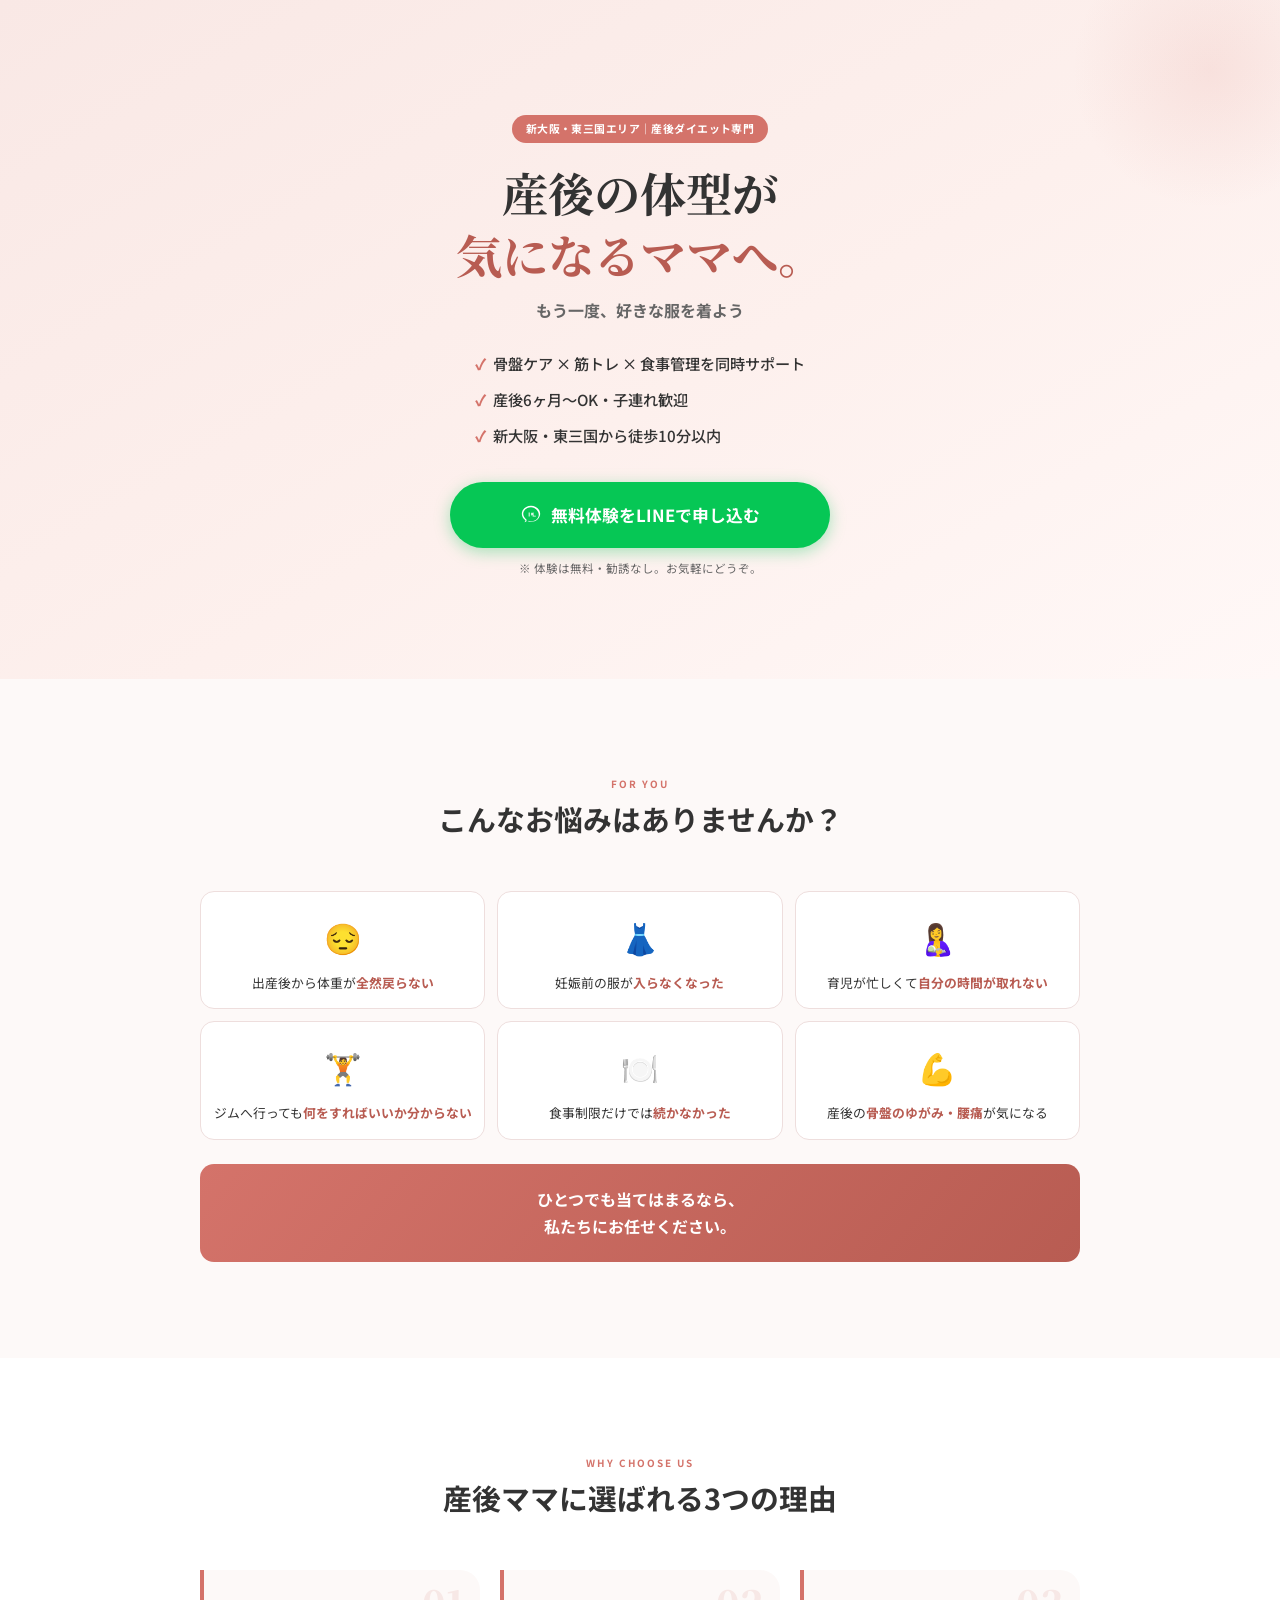
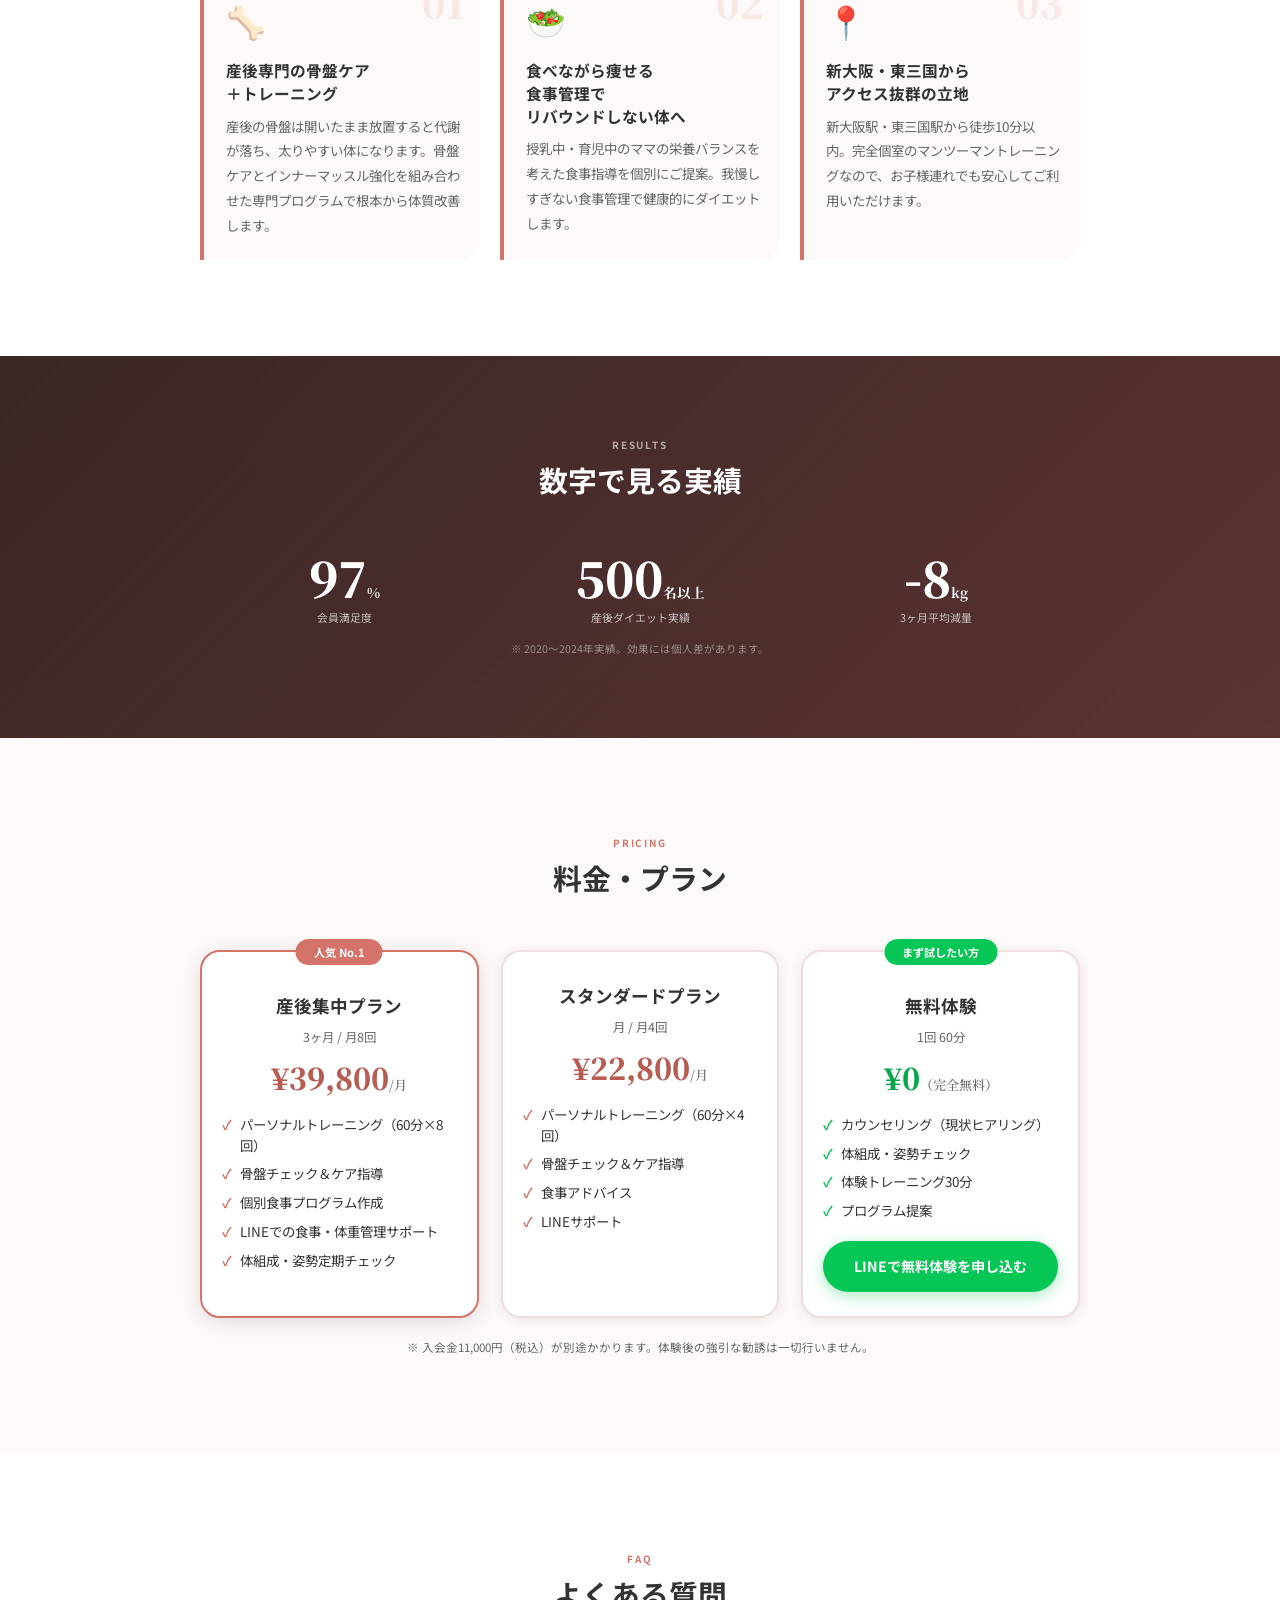
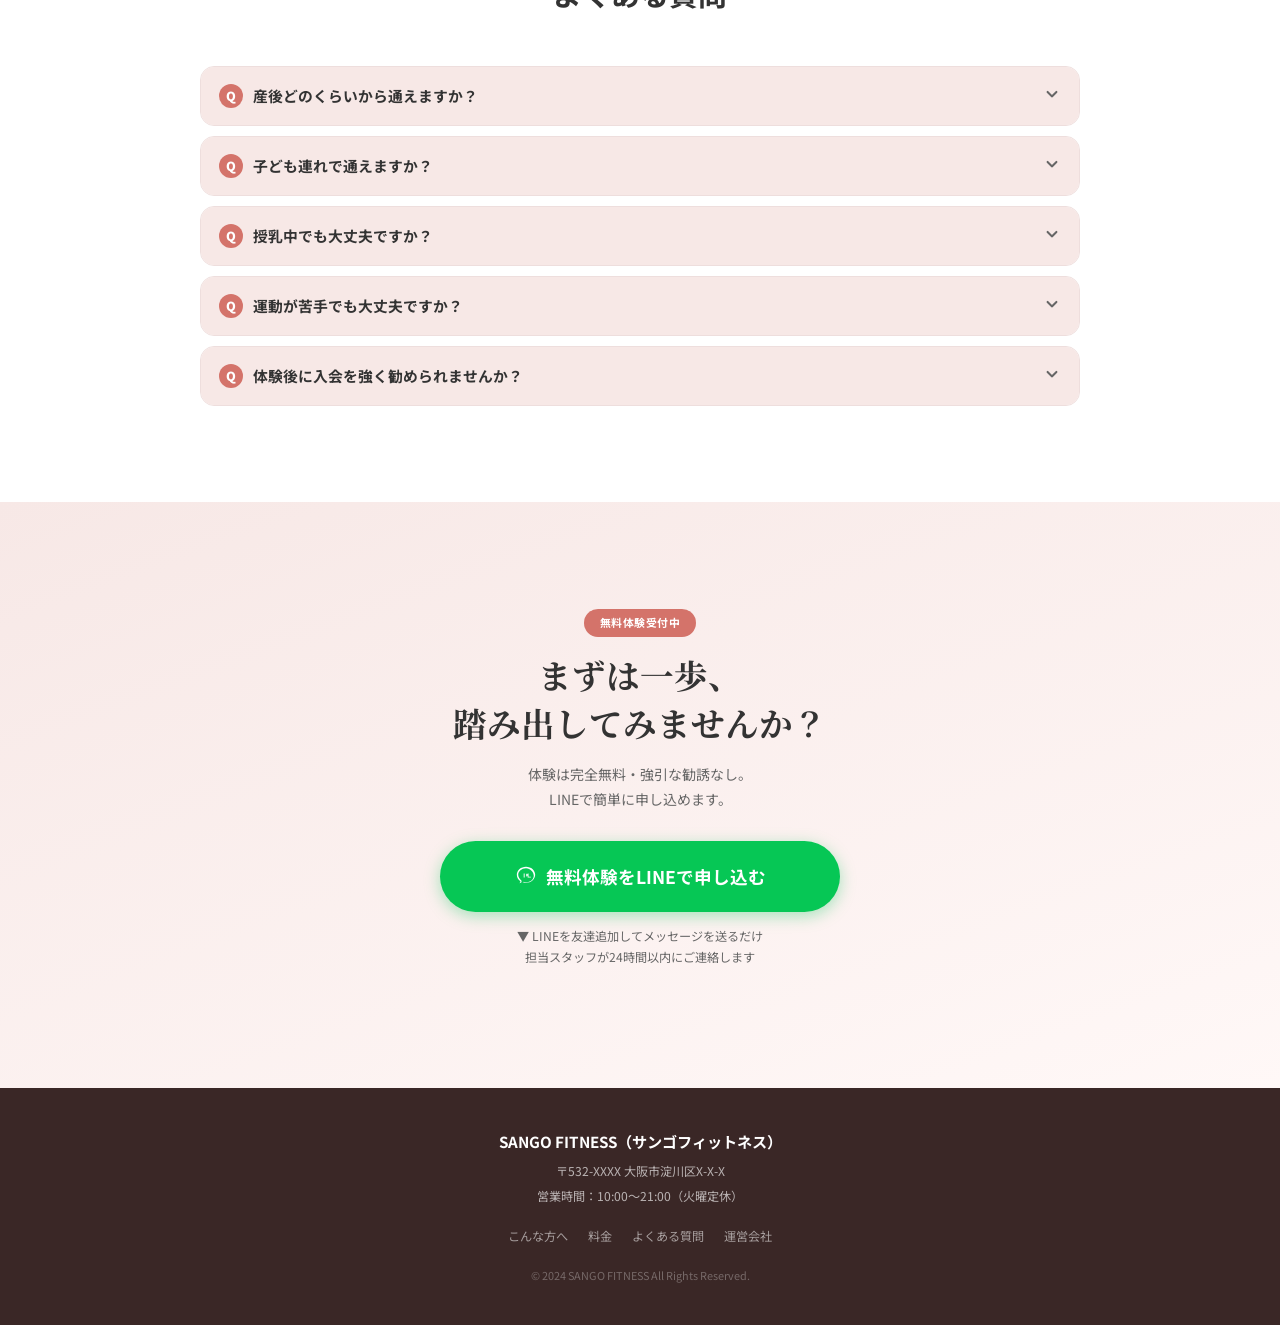
<file: lp-sango-diet-shinsaibashi/index.html>
<!DOCTYPE html>
<html lang="ja">
<head>
  <meta charset="UTF-8" />
  <meta name="viewport" content="width=device-width, initial-scale=1.0" />
  <meta name="description" content="新大阪・東三国エリアのパーソナルトレーニングジム。産後ダイエット専門プログラムで妊娠前の体型を取り戻す。骨盤ケア×食事管理×トレーニングのトータルサポート。無料体験受付中。" />
  <title>産後ダイエット専門パーソナルジム｜新大阪・淀川区【無料体験受付中】</title>

  <link rel="preconnect" href="https://fonts.googleapis.com" />
  <link rel="preconnect" href="https://fonts.gstatic.com" crossorigin />
  <link href="https://fonts.googleapis.com/css2?family=Noto+Sans+JP:wght@400;500;700;900&family=Noto+Serif+JP:wght@700&display=swap" rel="stylesheet" />
  <link rel="stylesheet" href="../shared/reset.css" />
  <link rel="stylesheet" href="style.css" />
</head>
<body>

  <!-- ★ 固定LINE CTAボタン（スクロールで出現） -->
  <div class="fixed-cta" id="fixedCta">
    <a href="https://line.me/R/ti/p/@XXXXXXXX" class="btn-line btn-line--fixed" target="_blank" rel="noopener noreferrer">
      <svg class="line-logo" xmlns="http://www.w3.org/2000/svg" viewBox="0 0 48 48"><path fill="#fff" d="M24 4C12.95 4 4 11.86 4 21.5c0 5.7 3.1 10.77 7.97 14.06L10 40l5.53-2.72C17.56 38.38 20.7 39 24 39c11.05 0 20-7.86 20-17.5S35.05 4 24 4z"/><path fill="#06C755" d="M24 7c-9.37 0-17 6.5-17 14.5 0 4.87 2.73 9.2 7 12.1l.6 5.4 4.7-2.3C20.96 37.5 22.46 38 24 38c9.37 0 17-6.5 17-14.5S33.37 7 24 7z"/><path fill="#fff" d="M34.5 25.5h-5v-7h-2v9h7zM21 18.5h-2v9h2zM28.5 22l-4-3.5v7l4-3.5z"/></svg>
      無料体験をLINEで申し込む
    </a>
  </div>

  <!-- ========== FV ========== -->
  <section class="fv">
    <div class="fv__inner">
      <p class="fv__badge">新大阪・東三国エリア｜産後ダイエット専門</p>
      <h1 class="fv__title">
        産後の体型が<br>
        <em>気になるママへ。</em>
      </h1>
      <p class="fv__sub">もう一度、好きな服を着よう</p>
      <ul class="fv__checks">
        <li><span class="check-icon">✓</span>骨盤ケア × 筋トレ × 食事管理を同時サポート</li>
        <li><span class="check-icon">✓</span>産後6ヶ月〜OK・子連れ歓迎</li>
        <li><span class="check-icon">✓</span>新大阪・東三国から徒歩10分以内</li>
      </ul>
      <a href="https://line.me/R/ti/p/@XXXXXXXX" class="btn-line" target="_blank" rel="noopener noreferrer">
        <svg class="line-logo" xmlns="http://www.w3.org/2000/svg" viewBox="0 0 48 48"><path fill="#fff" d="M24 4C12.95 4 4 11.86 4 21.5c0 5.7 3.1 10.77 7.97 14.06L10 40l5.53-2.72C17.56 38.38 20.7 39 24 39c11.05 0 20-7.86 20-17.5S35.05 4 24 4z"/><path fill="#06C755" d="M24 7c-9.37 0-17 6.5-17 14.5 0 4.87 2.73 9.2 7 12.1l.6 5.4 4.7-2.3C20.96 37.5 22.46 38 24 38c9.37 0 17-6.5 17-14.5S33.37 7 24 7z"/><path fill="#fff" d="M34.5 25.5h-5v-7h-2v9h7zM21 18.5h-2v9h2zM28.5 22l-4-3.5v7l4-3.5z"/></svg>
        無料体験をLINEで申し込む
      </a>
      <p class="fv__note">※ 体験は無料・勧誘なし。お気軽にどうぞ。</p>
    </div>
  </section>

  <!-- ========== こんな方へ ========== -->
  <section class="target">
    <div class="wrap">
      <p class="sec-en">FOR YOU</p>
      <h2 class="sec-title">こんなお悩みはありませんか？</h2>
      <ul class="target__list">
        <li class="target__item">
          <span class="target__emoji">😔</span>
          <p>出産後から体重が<strong>全然戻らない</strong></p>
        </li>
        <li class="target__item">
          <span class="target__emoji">👗</span>
          <p>妊娠前の服が<strong>入らなくなった</strong></p>
        </li>
        <li class="target__item">
          <span class="target__emoji">🤱</span>
          <p>育児が忙しくて<strong>自分の時間が取れない</strong></p>
        </li>
        <li class="target__item">
          <span class="target__emoji">🏋️</span>
          <p>ジムへ行っても<strong>何をすればいいか分からない</strong></p>
        </li>
        <li class="target__item">
          <span class="target__emoji">🍽️</span>
          <p>食事制限だけでは<strong>続かなかった</strong></p>
        </li>
        <li class="target__item">
          <span class="target__emoji">💪</span>
          <p>産後の<strong>骨盤のゆがみ・腰痛</strong>が気になる</p>
        </li>
      </ul>
      <div class="target__cta">
        <p>ひとつでも当てはまるなら、<br>私たちにお任せください。</p>
      </div>
    </div>
  </section>

  <!-- ========== 選ばれる理由 ========== -->
  <section class="reasons">
    <div class="wrap">
      <p class="sec-en">WHY CHOOSE US</p>
      <h2 class="sec-title">産後ママに選ばれる3つの理由</h2>
      <div class="reasons__grid">

        <div class="reason-card">
          <div class="reason-card__num">01</div>
          <div class="reason-card__icon">🦴</div>
          <h3 class="reason-card__title">産後専門の骨盤ケア<br>＋トレーニング</h3>
          <p class="reason-card__text">産後の骨盤は開いたまま放置すると代謝が落ち、太りやすい体になります。骨盤ケアとインナーマッスル強化を組み合わせた専門プログラムで根本から体質改善します。</p>
        </div>

        <div class="reason-card">
          <div class="reason-card__num">02</div>
          <div class="reason-card__icon">🥗</div>
          <h3 class="reason-card__title">食べながら痩せる<br>食事管理で<br>リバウンドしない体へ</h3>
          <p class="reason-card__text">授乳中・育児中のママの栄養バランスを考えた食事指導を個別にご提案。我慢しすぎない食事管理で健康的にダイエットします。</p>
        </div>

        <div class="reason-card">
          <div class="reason-card__num">03</div>
          <div class="reason-card__icon">📍</div>
          <h3 class="reason-card__title">新大阪・東三国から<br>アクセス抜群の立地</h3>
          <p class="reason-card__text">新大阪駅・東三国駅から徒歩10分以内。完全個室のマンツーマントレーニングなので、お子様連れでも安心してご利用いただけます。</p>
        </div>

      </div>
    </div>
  </section>

  <!-- ========== 実績 ========== -->
  <section class="results">
    <div class="wrap">
      <p class="sec-en sec-en--light">RESULTS</p>
      <h2 class="sec-title sec-title--light">数字で見る実績</h2>
      <div class="results__grid">
        <div class="results__item">
          <strong>97<span>%</span></strong>
          <p>会員満足度</p>
        </div>
        <div class="results__item">
          <strong>500<span>名以上</span></strong>
          <p>産後ダイエット実績</p>
        </div>
        <div class="results__item">
          <strong>-8<span>kg</span></strong>
          <p>3ヶ月平均減量</p>
        </div>
      </div>
      <p class="results__note">※ 2020〜2024年実績。効果には個人差があります。</p>
    </div>
  </section>

  <!-- ========== 料金 ========== -->
  <section class="pricing">
    <div class="wrap">
      <p class="sec-en">PRICING</p>
      <h2 class="sec-title">料金・プラン</h2>
      <div class="pricing__grid">

        <div class="plan-card plan-card--popular">
          <p class="plan-card__badge">人気 No.1</p>
          <h3 class="plan-card__name">産後集中プラン</h3>
          <p class="plan-card__period">3ヶ月 / 月8回</p>
          <p class="plan-card__price">¥39,800<span>/月</span></p>
          <ul class="plan-card__features">
            <li>パーソナルトレーニング（60分×8回）</li>
            <li>骨盤チェック＆ケア指導</li>
            <li>個別食事プログラム作成</li>
            <li>LINEでの食事・体重管理サポート</li>
            <li>体組成・姿勢定期チェック</li>
          </ul>
        </div>

        <div class="plan-card">
          <h3 class="plan-card__name">スタンダードプラン</h3>
          <p class="plan-card__period">月 / 月4回</p>
          <p class="plan-card__price">¥22,800<span>/月</span></p>
          <ul class="plan-card__features">
            <li>パーソナルトレーニング（60分×4回）</li>
            <li>骨盤チェック＆ケア指導</li>
            <li>食事アドバイス</li>
            <li>LINEサポート</li>
          </ul>
        </div>

        <div class="plan-card plan-card--trial">
          <p class="plan-card__badge plan-card__badge--green">まず試したい方</p>
          <h3 class="plan-card__name">無料体験</h3>
          <p class="plan-card__period">1回 60分</p>
          <p class="plan-card__price plan-card__price--free">¥0<span>（完全無料）</span></p>
          <ul class="plan-card__features">
            <li>カウンセリング（現状ヒアリング）</li>
            <li>体組成・姿勢チェック</li>
            <li>体験トレーニング30分</li>
            <li>プログラム提案</li>
          </ul>
          <a href="https://line.me/R/ti/p/@XXXXXXXX" class="btn-line btn-line--sm" target="_blank" rel="noopener noreferrer">
            LINEで無料体験を申し込む
          </a>
        </div>

      </div>
      <p class="pricing__note">※ 入会金11,000円（税込）が別途かかります。体験後の強引な勧誘は一切行いません。</p>
    </div>
  </section>

  <!-- ========== FAQ ========== -->
  <section class="faq">
    <div class="wrap">
      <p class="sec-en">FAQ</p>
      <h2 class="sec-title">よくある質問</h2>
      <dl class="faq__list">

        <div class="faq__item">
          <dt class="faq__q">
            <span class="faq__q-icon">Q</span>
            <span>産後どのくらいから通えますか？</span>
            <span class="faq__arrow" aria-hidden="true"></span>
          </dt>
          <dd class="faq__a">
            <span class="faq__a-icon">A</span>
            <span>産後6ヶ月以降を推奨しています。6ヶ月未満の方はまず産婦人科の先生にご相談のうえ、許可が出てからご連絡ください。体験時に詳しいカウンセリングを行います。</span>
          </dd>
        </div>

        <div class="faq__item">
          <dt class="faq__q">
            <span class="faq__q-icon">Q</span>
            <span>子ども連れで通えますか？</span>
            <span class="faq__arrow" aria-hidden="true"></span>
          </dt>
          <dd class="faq__a">
            <span class="faq__a-icon">A</span>
            <span>0歳〜のお子様連れ大歓迎です。完全個室ですのでお子様が泣いても気になりません。授乳スペースもご用意しています。</span>
          </dd>
        </div>

        <div class="faq__item">
          <dt class="faq__q">
            <span class="faq__q-icon">Q</span>
            <span>授乳中でも大丈夫ですか？</span>
            <span class="faq__arrow" aria-hidden="true"></span>
          </dt>
          <dd class="faq__a">
            <span class="faq__a-icon">A</span>
            <span>はい。授乳中のママ向けに必要カロリーや栄養素を考えた食事プランを個別に作成します。安心してご参加ください。</span>
          </dd>
        </div>

        <div class="faq__item">
          <dt class="faq__q">
            <span class="faq__q-icon">Q</span>
            <span>運動が苦手でも大丈夫ですか？</span>
            <span class="faq__arrow" aria-hidden="true"></span>
          </dt>
          <dd class="faq__a">
            <span class="faq__a-icon">A</span>
            <span>もちろんです。ほとんどの会員様が運動未経験からスタートしています。トレーナーが一から丁寧に指導しますので、ご安心ください。</span>
          </dd>
        </div>

        <div class="faq__item">
          <dt class="faq__q">
            <span class="faq__q-icon">Q</span>
            <span>体験後に入会を強く勧められませんか？</span>
            <span class="faq__arrow" aria-hidden="true"></span>
          </dt>
          <dd class="faq__a">
            <span class="faq__a-icon">A</span>
            <span>一切ありません。体験当日の即決を迫ることもございません。ご希望があればプランをご案内しますが、強引な勧誘は行いませんのでご安心ください。</span>
          </dd>
        </div>

      </dl>
    </div>
  </section>

  <!-- ========== 最終CTA ========== -->
  <section class="final-cta">
    <div class="wrap">
      <p class="final-cta__label">無料体験受付中</p>
      <h2 class="final-cta__title">まずは一歩、<br>踏み出してみませんか？</h2>
      <p class="final-cta__text">体験は完全無料・強引な勧誘なし。<br>LINEで簡単に申し込めます。</p>
      <a href="https://line.me/R/ti/p/@XXXXXXXX" class="btn-line btn-line--lg" target="_blank" rel="noopener noreferrer">
        <svg class="line-logo" xmlns="http://www.w3.org/2000/svg" viewBox="0 0 48 48"><path fill="#fff" d="M24 4C12.95 4 4 11.86 4 21.5c0 5.7 3.1 10.77 7.97 14.06L10 40l5.53-2.72C17.56 38.38 20.7 39 24 39c11.05 0 20-7.86 20-17.5S35.05 4 24 4z"/><path fill="#06C755" d="M24 7c-9.37 0-17 6.5-17 14.5 0 4.87 2.73 9.2 7 12.1l.6 5.4 4.7-2.3C20.96 37.5 22.46 38 24 38c9.37 0 17-6.5 17-14.5S33.37 7 24 7z"/><path fill="#fff" d="M34.5 25.5h-5v-7h-2v9h7zM21 18.5h-2v9h2zM28.5 22l-4-3.5v7l4-3.5z"/></svg>
        無料体験をLINEで申し込む
      </a>
      <p class="final-cta__note">▼ LINEを友達追加してメッセージを送るだけ<br>担当スタッフが24時間以内にご連絡します</p>
    </div>
  </section>

  <!-- ========== フッター ========== -->
  <footer class="footer">
    <div class="wrap">
      <p class="footer__name">SANGO FITNESS（サンゴフィットネス）</p>
      <p class="footer__info">〒532-XXXX 大阪市淀川区X-X-X</p>
      <p class="footer__info">営業時間：10:00〜21:00（火曜定休）</p>
      <nav class="footer__nav">
        <a href="#target">こんな方へ</a>
        <a href="#pricing">料金</a>
        <a href="#faq">よくある質問</a>
        <a href="/">運営会社</a>
      </nav>
      <p class="footer__copy">&copy; 2024 SANGO FITNESS All Rights Reserved.</p>
    </div>
  </footer>

  <script src="../shared/common.js"></script>
  <script src="script.js"></script>
</body>
</html>
</file>
<file: style.css>
/* =============================================
   会社紹介ページ スタイルシート
   Mobile First
============================================= */

:root {
  --color-primary: #2c5f8a;
  --color-primary-light: #e8f0f7;
  --color-primary-dark: #1e4266;
  --color-accent: #d4736a;
  --color-line: #06C755;
  --color-line-dark: #05a748;
  --color-text: #333333;
  --color-text-sub: #666666;
  --color-bg: #ffffff;
  --color-bg-soft: #f8fafc;
  --color-bg-dark: #1a2e42;
  --color-border: #e0e8ef;

  --font-sans: 'Noto Sans JP', 'Hiragino Kaku Gothic ProN', sans-serif;
  --font-serif: 'Noto Serif JP', 'Hiragino Mincho ProN', serif;

  --shadow-sm: 0 2px 8px rgba(0, 0, 0, 0.07);
  --shadow-md: 0 4px 16px rgba(0, 0, 0, 0.1);

  --radius-sm: 8px;
  --radius-md: 16px;
  --radius-lg: 24px;

  --max-width: 1000px;
  --padding-x: 20px;
}

body {
  font-family: var(--font-sans);
  color: var(--color-text);
  background-color: var(--color-bg);
  font-size: 15px;
  line-height: 1.8;
}

.container {
  max-width: var(--max-width);
  margin: 0 auto;
  padding: 0 var(--padding-x);
}

section {
  padding: 64px 0;
}

.section-title {
  text-align: center;
  font-size: 1.5rem;
  font-weight: 700;
  margin-bottom: 12px;
  line-height: 1.4;
}

.section-title-en {
  display: block;
  font-size: 0.65rem;
  letter-spacing: 0.2em;
  color: var(--color-primary);
  font-weight: 700;
  margin-bottom: 6px;
}

.section-lead {
  text-align: center;
  font-size: 0.875rem;
  color: var(--color-text-sub);
  margin-bottom: 36px;
}

.pc-only {
  display: none;
}

/* ===== LINEボタン ===== */
.line-btn {
  display: inline-flex;
  align-items: center;
  justify-content: center;
  gap: 10px;
  background-color: var(--color-line);
  color: #fff;
  font-weight: 700;
  border-radius: 50px;
  padding: 16px 32px;
  font-size: 1rem;
  transition: background-color 0.2s, transform 0.15s, box-shadow 0.2s;
  box-shadow: 0 4px 16px rgba(6, 199, 85, 0.35);
  width: 100%;
  max-width: 360px;
}

.line-btn:hover {
  background-color: var(--color-line-dark);
  transform: translateY(-2px);
  box-shadow: 0 6px 20px rgba(6, 199, 85, 0.45);
}

.line-icon {
  flex-shrink: 0;
  display: flex;
  align-items: center;
}

/* ===== ヘッダー ===== */
.header {
  position: sticky;
  top: 0;
  z-index: 100;
  background-color: #fff;
  border-bottom: 1px solid var(--color-border);
  box-shadow: var(--shadow-sm);
}

.header-inner {
  max-width: var(--max-width);
  margin: 0 auto;
  padding: 0 var(--padding-x);
  height: 60px;
  display: flex;
  align-items: center;
  justify-content: space-between;
}

.logo {
  display: flex;
  flex-direction: column;
  line-height: 1.2;
}

.logo-en {
  font-size: 1rem;
  font-weight: 900;
  letter-spacing: 0.05em;
  color: var(--color-primary);
}

.logo-ja {
  font-size: 0.6rem;
  color: var(--color-text-sub);
}

.header-nav {
  display: none;
}

/* ===== ヒーロー ===== */
.hero {
  background: linear-gradient(160deg, var(--color-primary-light) 0%, #f0f7ff 50%, #fff 100%);
  padding: 80px var(--padding-x) 80px;
  position: relative;
  overflow: hidden;
}

.hero::after {
  content: '';
  position: absolute;
  top: -80px;
  right: -80px;
  width: 320px;
  height: 320px;
  background: radial-gradient(circle, rgba(44, 95, 138, 0.1) 0%, transparent 70%);
  border-radius: 50%;
  pointer-events: none;
}

.hero-content {
  position: relative;
  z-index: 1;
  max-width: var(--max-width);
  margin: 0 auto;
}

.hero-label {
  display: inline-block;
  background-color: var(--color-primary);
  color: #fff;
  font-size: 0.7rem;
  font-weight: 700;
  letter-spacing: 0.05em;
  padding: 5px 14px;
  border-radius: 50px;
  margin-bottom: 16px;
}

.hero-title {
  font-family: var(--font-serif);
  font-size: 2rem;
  font-weight: 700;
  line-height: 1.4;
  color: var(--color-text);
  margin-bottom: 16px;
}

.hero-title em {
  font-style: normal;
  color: var(--color-primary);
}

.hero-text {
  font-size: 0.9rem;
  color: var(--color-text-sub);
  line-height: 1.9;
  margin-bottom: 28px;
}

.hero-btns {
  display: flex;
  flex-direction: column;
  gap: 12px;
  align-items: flex-start;
}

.btn {
  display: inline-flex;
  align-items: center;
  justify-content: center;
  border-radius: 50px;
  padding: 14px 28px;
  font-size: 0.95rem;
  font-weight: 700;
  transition: all 0.2s;
  width: 100%;
  max-width: 280px;
}

.btn--primary {
  background-color: var(--color-primary);
  color: #fff;
  box-shadow: 0 4px 14px rgba(44, 95, 138, 0.35);
}

.btn--primary:hover {
  background-color: var(--color-primary-dark);
  transform: translateY(-2px);
}

.btn--outline {
  border: 2px solid var(--color-primary);
  color: var(--color-primary);
}

.btn--outline:hover {
  background-color: var(--color-primary-light);
}

/* ===== ポイント ===== */
.points {
  background-color: var(--color-bg-soft);
  padding: 40px 0;
}

.points-list {
  display: grid;
  grid-template-columns: 1fr 1fr;
  gap: 12px;
}

.point-item {
  background-color: #fff;
  border-radius: var(--radius-md);
  padding: 20px 14px;
  text-align: center;
  box-shadow: var(--shadow-sm);
}

.point-icon {
  display: block;
  font-size: 1.8rem;
  margin-bottom: 8px;
}

.point-item h3 {
  font-size: 0.9rem;
  font-weight: 700;
  margin-bottom: 4px;
  color: var(--color-primary);
}

.point-item p {
  font-size: 0.75rem;
  color: var(--color-text-sub);
  line-height: 1.5;
}

/* ===== サービス ===== */
.services {
  background-color: #fff;
}

.services-grid {
  display: flex;
  flex-direction: column;
  gap: 16px;
}

.service-card {
  display: block;
  background-color: var(--color-bg-soft);
  border: 2px solid var(--color-border);
  border-radius: var(--radius-lg);
  padding: 24px 20px;
  transition: border-color 0.2s, box-shadow 0.2s, transform 0.2s;
  text-decoration: none;
  color: inherit;
}

.service-card:not(.service-card--soon):hover {
  border-color: var(--color-primary);
  box-shadow: var(--shadow-md);
  transform: translateY(-3px);
}

.service-card--soon {
  opacity: 0.65;
  cursor: default;
}

.service-tag {
  display: inline-block;
  background-color: var(--color-accent);
  color: #fff;
  font-size: 0.7rem;
  font-weight: 700;
  padding: 3px 12px;
  border-radius: 50px;
  margin-bottom: 12px;
}

.service-tag--soon {
  background-color: #999;
}

.service-icon {
  font-size: 2.2rem;
  margin-bottom: 8px;
}

.service-name {
  font-size: 1.1rem;
  font-weight: 700;
  color: var(--color-text);
  margin-bottom: 4px;
  line-height: 1.4;
}

.service-area {
  font-size: 0.75rem;
  color: var(--color-text-sub);
  margin-bottom: 10px;
}

.service-desc {
  font-size: 0.875rem;
  color: var(--color-text-sub);
  line-height: 1.7;
  margin-bottom: 14px;
}

.service-link {
  font-size: 0.85rem;
  font-weight: 700;
  color: var(--color-primary);
}

.service-link--soon {
  color: #999;
}

/* ===== トレーナー ===== */
.trainer {
  background-color: var(--color-bg-soft);
}

.trainer-card {
  display: flex;
  flex-direction: column;
  gap: 24px;
  background-color: #fff;
  border-radius: var(--radius-lg);
  padding: 28px 22px;
  box-shadow: var(--shadow-sm);
}

.trainer-photo-placeholder {
  width: 120px;
  height: 120px;
  border-radius: 50%;
  background-color: var(--color-primary-light);
  display: flex;
  flex-direction: column;
  align-items: center;
  justify-content: center;
  margin: 0 auto;
  font-size: 2.5rem;
}

.trainer-photo-placeholder p {
  font-size: 0.7rem;
  color: var(--color-text-sub);
  margin-top: 2px;
}

.trainer-position {
  font-size: 0.75rem;
  color: var(--color-primary);
  font-weight: 700;
  letter-spacing: 0.05em;
  margin-bottom: 4px;
}

.trainer-name {
  font-size: 1.15rem;
  font-weight: 700;
  margin-bottom: 12px;
}

.trainer-certs {
  display: flex;
  flex-direction: column;
  gap: 4px;
  margin-bottom: 14px;
}

.trainer-certs li {
  font-size: 0.8rem;
  color: var(--color-text-sub);
  padding-left: 12px;
  position: relative;
}

.trainer-certs li::before {
  content: '▸';
  position: absolute;
  left: 0;
  color: var(--color-primary);
}

.trainer-bio {
  font-size: 0.875rem;
  color: var(--color-text-sub);
  line-height: 1.9;
}

/* ===== お客様の声 ===== */
.voices {
  background-color: #fff;
}

.voices-grid {
  display: flex;
  flex-direction: column;
  gap: 16px;
}

.voice-card {
  background-color: var(--color-bg-soft);
  border-radius: var(--radius-md);
  padding: 22px 18px;
  border: 1.5px solid var(--color-border);
}

.voice-header {
  display: flex;
  align-items: center;
  gap: 12px;
  margin-bottom: 10px;
}

.voice-avatar {
  width: 40px;
  height: 40px;
  border-radius: 50%;
  background-color: var(--color-primary);
  color: #fff;
  font-weight: 700;
  font-size: 1rem;
  display: flex;
  align-items: center;
  justify-content: center;
  flex-shrink: 0;
}

.voice-name {
  font-size: 0.875rem;
  font-weight: 700;
}

.voice-tag {
  font-size: 0.72rem;
  color: var(--color-text-sub);
}

.voice-stars {
  color: #f5a623;
  font-size: 0.9rem;
  margin-bottom: 10px;
  letter-spacing: 2px;
}

.voice-text {
  font-size: 0.875rem;
  color: var(--color-text);
  line-height: 1.8;
}

/* ===== アクセス ===== */
.access {
  background-color: var(--color-bg-soft);
}

.access-wrap {
  display: flex;
  flex-direction: column;
  gap: 24px;
}

.nap-list {
  display: flex;
  flex-direction: column;
  gap: 14px;
}

.nap-item {
  display: flex;
  flex-direction: column;
  gap: 2px;
  padding-bottom: 14px;
  border-bottom: 1px solid var(--color-border);
}

.nap-item:last-child {
  border-bottom: none;
}

.nap-item dt {
  font-size: 0.72rem;
  font-weight: 700;
  color: var(--color-primary);
  letter-spacing: 0.05em;
}

.nap-item dd {
  font-size: 0.9rem;
  color: var(--color-text);
  line-height: 1.7;
}

.nap-item dd a {
  color: var(--color-primary);
  font-weight: 700;
}

.map-placeholder {
  width: 100%;
  height: 240px;
  background-color: #e0e8ef;
  border-radius: var(--radius-md);
  display: flex;
  flex-direction: column;
  align-items: center;
  justify-content: center;
  color: var(--color-text-sub);
  font-size: 0.875rem;
  gap: 8px;
}

.map-placeholder span {
  font-size: 2rem;
}

/* ===== CTA ===== */
.contact {
  background: linear-gradient(160deg, var(--color-primary) 0%, var(--color-primary-dark) 100%);
  text-align: center;
  padding: 80px 0;
}

.contact-title {
  font-family: var(--font-serif);
  font-size: 1.6rem;
  font-weight: 700;
  color: #fff;
  margin-bottom: 14px;
}

.contact-text {
  font-size: 0.875rem;
  color: rgba(255, 255, 255, 0.85);
  line-height: 1.8;
  margin-bottom: 28px;
}

.contact .line-btn {
  margin: 0 auto;
}

/* ===== フッター ===== */
.footer {
  background-color: var(--color-bg-dark);
  color: rgba(255, 255, 255, 0.6);
  padding: 40px 0;
  text-align: center;
}

.footer-name {
  font-weight: 700;
  color: #fff;
  font-size: 0.95rem;
  margin-bottom: 6px;
}

.footer-address,
.footer-tel {
  font-size: 0.8rem;
  margin-bottom: 2px;
}

.footer-nav {
  display: flex;
  justify-content: center;
  flex-wrap: wrap;
  gap: 14px;
  margin: 18px 0;
}

.footer-nav a {
  font-size: 0.8rem;
  color: rgba(255, 255, 255, 0.6);
  transition: color 0.2s;
}

.footer-nav a:hover {
  color: #fff;
}

.footer-copy {
  font-size: 0.7rem;
  color: rgba(255, 255, 255, 0.3);
  margin-top: 8px;
}

/* ===== タブレット以上 ===== */
@media (min-width: 640px) {
  :root {
    --padding-x: 32px;
  }

  .hero {
    padding: 100px var(--padding-x);
  }

  .hero-title {
    font-size: 2.5rem;
  }

  .hero-btns {
    flex-direction: row;
  }

  .points-list {
    grid-template-columns: repeat(4, 1fr);
  }

  .services-grid {
    flex-direction: row;
  }

  .service-card {
    flex: 1;
  }

  .trainer-card {
    flex-direction: row;
    align-items: flex-start;
  }

  .trainer-photo {
    flex-shrink: 0;
  }

  .voices-grid {
    display: grid;
    grid-template-columns: 1fr 1fr;
    gap: 16px;
  }

  .access-wrap {
    flex-direction: row;
    gap: 32px;
  }

  .access-info {
    flex: 1;
  }

  .access-map {
    flex: 1;
  }

  .map-placeholder {
    height: 100%;
    min-height: 280px;
  }
}

/* ===== デスクトップ ===== */
@media (min-width: 960px) {
  :root {
    --padding-x: 40px;
  }

  .pc-only {
    display: inline;
  }

  section {
    padding: 96px 0;
  }

  .section-title {
    font-size: 1.75rem;
    margin-bottom: 16px;
  }

  .header-nav {
    display: flex;
    align-items: center;
    gap: 24px;
  }

  .header-nav a {
    font-size: 0.875rem;
    color: var(--color-text-sub);
    transition: color 0.2s;
  }

  .header-nav a:hover {
    color: var(--color-primary);
  }

  .header-cta {
    background-color: var(--color-primary) !important;
    color: #fff !important;
    padding: 8px 20px;
    border-radius: 50px;
    font-weight: 700 !important;
  }

  .header-cta:hover {
    background-color: var(--color-primary-dark) !important;
  }

  .hero {
    padding: 120px var(--padding-x);
  }

  .hero-title {
    font-size: 3rem;
  }

  .voices-grid {
    grid-template-columns: repeat(3, 1fr);
  }
}
</file>
<file: lp-homegym-setup/style.css>
/* =============================================
   ホームジム設営代行 LP
   Mobile First
============================================= */

:root {
  --navy:        #1a2b3c;
  --navy-light:  #253a4e;
  --orange:      #f07b1d;
  --orange-dark: #d96a0a;
  --orange-light:#fff3e6;
  --green:       #06C755;
  --green-dark:  #05a748;
  --text:        #1a1a1a;
  --text-sub:    #555;
  --bg:          #fff;
  --bg-soft:     #f5f7fa;
  --border:      #dde3ea;
  --r-md:        12px;
  --r-lg:        20px;
  --r-pill:      999px;
  --shadow:      0 2px 12px rgba(0,0,0,.08);
  --shadow-md:   0 4px 24px rgba(0,0,0,.13);
  --max:         960px;
  --px:          20px;
  --font:        'Noto Sans JP', 'Hiragino Kaku Gothic ProN', sans-serif;
  --serif:       'Noto Serif JP', 'Hiragino Mincho ProN', serif;
}

*, *::before, *::after { box-sizing: border-box; }
body { font-family: var(--font); color: var(--text); background: var(--bg); font-size: 15px; line-height: 1.8; -webkit-font-smoothing: antialiased; }
img  { display: block; max-width: 100%; }
a    { color: inherit; text-decoration: none; }

.wrap {
  max-width: var(--max);
  margin: 0 auto;
  padding: 0 var(--px);
}

/* ---- セクション見出し共通 ---- */
.sec-en {
  display: block;
  text-align: center;
  font-size: .62rem;
  font-weight: 700;
  letter-spacing: .2em;
  color: var(--orange);
  margin-bottom: 6px;
}
.sec-en--light { color: rgba(255,255,255,.5); }

.sec-title {
  text-align: center;
  font-size: 1.45rem;
  font-weight: 700;
  line-height: 1.4;
  margin-bottom: 36px;
}
.sec-title--light { color: #fff; }

/* ============================================================
   LINEボタン
============================================================ */
.btn-line {
  display: inline-flex;
  align-items: center;
  justify-content: center;
  gap: 9px;
  background: var(--green);
  color: #fff;
  font-weight: 700;
  font-size: .95rem;
  padding: 15px 24px;
  border-radius: var(--r-pill);
  box-shadow: 0 4px 16px rgba(6,199,85,.35);
  transition: background .2s, transform .15s, box-shadow .2s;
  cursor: pointer;
  white-space: nowrap;
}
.btn-line:hover  { background: var(--green-dark); transform: translateY(-2px); box-shadow: 0 6px 20px rgba(6,199,85,.45); }
.btn-line:active { transform: translateY(0); }

.btn-line--lg    { font-size: 1rem; padding: 17px 28px; }
.btn-line--fixed { font-size: .9rem; padding: 13px 20px; width: 100%; justify-content: center; }

.line-logo { width: 22px; height: 22px; flex-shrink: 0; }

/* ============================================================
   固定CTA
============================================================ */
.fixed-cta {
  position: fixed;
  bottom: 16px;
  left: 50%;
  transform: translateX(-50%);
  width: calc(100% - 32px);
  max-width: 380px;
  z-index: 200;
  opacity: 0;
  pointer-events: none;
  transition: opacity .3s;
}
.fixed-cta.is-show { opacity: 1; pointer-events: auto; }

/* ============================================================
   FV
============================================================ */
.fv {
  background: linear-gradient(150deg, var(--navy) 0%, var(--navy-light) 60%, #2e4a60 100%);
  padding: 80px 0 72px;
  position: relative;
  overflow: hidden;
}

/* 装飾 */
.fv::before {
  content: '';
  position: absolute;
  bottom: -60px; right: -60px;
  width: 300px; height: 300px;
  border-radius: 50%;
  background: radial-gradient(circle, rgba(240,123,29,.15) 0%, transparent 65%);
  pointer-events: none;
}

.fv__inner {
  position: relative;
  z-index: 1;
  text-align: center;
}

.fv__badge {
  display: inline-block;
  background: var(--orange);
  color: #fff;
  font-size: .68rem;
  font-weight: 700;
  letter-spacing: .04em;
  padding: 4px 16px;
  border-radius: var(--r-pill);
  margin-bottom: 20px;
}

.fv__title {
  font-family: var(--serif);
  font-size: 2.2rem;
  font-weight: 700;
  line-height: 1.3;
  color: #fff;
  margin-bottom: 14px;
}
.fv__title em {
  font-style: normal;
  color: var(--orange);
}

.fv__sub {
  font-size: .95rem;
  color: rgba(255,255,255,.8);
  margin-bottom: 28px;
  line-height: 1.7;
}

.fv__checks {
  list-style: none;
  display: inline-flex;
  flex-direction: column;
  gap: 10px;
  margin-bottom: 36px;
  text-align: left;
}
.fv__checks li {
  font-size: .875rem;
  font-weight: 500;
  color: rgba(255,255,255,.9);
  display: flex;
  align-items: baseline;
  gap: 8px;
}
.fv__checks strong { color: var(--orange); font-weight: 700; }

.check-icon { color: var(--orange); font-weight: 900; flex-shrink: 0; }

.fv__cta {
  display: flex;
  flex-direction: column;
  align-items: center;
  gap: 10px;
}

.fv .btn-line {
  width: 100%;
  max-width: 340px;
  font-size: 1rem;
  padding: 17px 24px;
}

.fv__note {
  font-size: .72rem;
  color: rgba(255,255,255,.55);
}

/* ============================================================
   こんな方へ
============================================================ */
.target {
  background: var(--bg-soft);
  padding: 64px 0;
}

.target__list {
  display: grid;
  grid-template-columns: 1fr 1fr;
  gap: 10px;
  margin-bottom: 24px;
}

.target__item {
  background: var(--bg);
  border: 1.5px solid var(--border);
  border-radius: var(--r-md);
  padding: 18px 12px 16px;
  text-align: center;
}

.target__icon {
  display: block;
  font-size: 1.9rem;
  margin-bottom: 8px;
}

.target__item p {
  font-size: .8rem;
  line-height: 1.55;
}

.target__item strong { color: var(--navy); font-weight: 700; }

.target__cta {
  background: linear-gradient(130deg, var(--navy) 0%, var(--navy-light) 100%);
  border-radius: var(--r-md);
  padding: 22px 20px;
  text-align: center;
  color: #fff;
  font-weight: 700;
  font-size: 1.05rem;
  line-height: 1.6;
}

/* ============================================================
   サービスの流れ
============================================================ */
.flow {
  background: var(--bg);
  padding: 64px 0;
}

.flow__list {
  list-style: none;
  display: flex;
  flex-direction: column;
  gap: 0;
  position: relative;
}

/* 縦ライン */
.flow__list::before {
  content: '';
  position: absolute;
  top: 0; bottom: 0;
  left: 26px;
  width: 2px;
  background: linear-gradient(to bottom, var(--orange), var(--navy));
}

.flow__item {
  display: flex;
  gap: 16px;
  padding-bottom: 32px;
  position: relative;
}

.flow__item:last-child { padding-bottom: 0; }

.flow__num {
  flex-shrink: 0;
  width: 52px; height: 52px;
  border-radius: 50%;
  background: var(--orange);
  color: #fff;
  font-weight: 900;
  font-size: .85rem;
  display: flex;
  align-items: center;
  justify-content: center;
  position: relative;
  z-index: 1;
  box-shadow: 0 0 0 4px #fff;
}

.flow__body { padding-top: 10px; }

.flow__title {
  font-size: 1rem;
  font-weight: 700;
  margin-bottom: 6px;
  display: flex;
  align-items: center;
  gap: 8px;
}

.flow__icon { font-size: 1.2rem; }

.flow__text {
  font-size: .84rem;
  color: var(--text-sub);
  line-height: 1.8;
}

/* ============================================================
   選ばれる理由
============================================================ */
.reasons {
  background: var(--bg-soft);
  padding: 64px 0;
}

.reasons__grid {
  display: flex;
  flex-direction: column;
  gap: 14px;
}

.reason-card {
  background: var(--bg);
  border-radius: var(--r-lg);
  padding: 24px 20px;
  border-top: 4px solid var(--orange);
  box-shadow: var(--shadow);
}

.reason-card__icon { font-size: 2rem; margin-bottom: 10px; display: block; }

.reason-card__title {
  font-size: 1rem;
  font-weight: 700;
  line-height: 1.45;
  margin-bottom: 8px;
  color: var(--navy);
}

.reason-card__text {
  font-size: .84rem;
  color: var(--text-sub);
  line-height: 1.85;
}

/* ============================================================
   低価格の理由
============================================================ */
.price-reason {
  background: linear-gradient(135deg, var(--navy) 0%, #1e3a52 100%);
  padding: 64px 0;
}

.price-reason__lead {
  text-align: center;
  color: rgba(255,255,255,.75);
  font-size: .9rem;
  margin-top: -20px;
  margin-bottom: 36px;
}

.price-reason__grid {
  display: flex;
  flex-direction: column;
  gap: 14px;
}

.price-reason__item {
  background: rgba(255,255,255,.06);
  border: 1px solid rgba(255,255,255,.12);
  border-radius: var(--r-md);
  padding: 20px 18px;
  display: flex;
  flex-direction: column;
  gap: 6px;
}

.price-reason__num {
  font-size: .68rem;
  font-weight: 700;
  letter-spacing: .12em;
  color: var(--orange);
}

.price-reason__item h3 {
  font-size: .98rem;
  font-weight: 700;
  color: #fff;
  line-height: 1.4;
}

.price-reason__item p {
  font-size: .83rem;
  color: rgba(255,255,255,.65);
  line-height: 1.8;
}

/* ============================================================
   料金
============================================================ */
.pricing {
  background: var(--bg-soft);
  padding: 64px 0;
}

.pricing__grid {
  display: flex;
  flex-direction: column;
  gap: 16px;
  margin-bottom: 40px;
}

.plan-card {
  background: var(--bg);
  border: 2px solid var(--border);
  border-radius: var(--r-lg);
  overflow: hidden;
  box-shadow: var(--shadow);
  position: relative;
}

.plan-card--popular {
  border-color: var(--orange);
  box-shadow: var(--shadow-md);
  padding-top: 14px; /* バッジ分 */
}

.plan-card__badge {
  position: absolute;
  top: -1px; left: 50%;
  transform: translateX(-50%);
  background: var(--orange);
  color: #fff;
  font-size: .7rem;
  font-weight: 700;
  padding: 4px 20px;
  border-radius: 0 0 var(--r-pill) var(--r-pill);
  white-space: nowrap;
}

.plan-card__head {
  background: var(--navy);
  padding: 18px 20px 16px;
}

.plan-card--popular .plan-card__head {
  background: linear-gradient(135deg, var(--navy) 0%, #1e3a52 100%);
}

.plan-card__tag {
  font-size: .7rem;
  color: rgba(255,255,255,.6);
  margin-bottom: 4px;
}

.plan-card__name {
  font-size: 1.1rem;
  font-weight: 700;
  color: #fff;
}

.plan-card__price {
  font-size: 1.8rem;
  font-weight: 900;
  color: var(--navy);
  font-family: var(--serif);
  padding: 16px 20px 10px;
  line-height: 1.2;
}
.plan-card__price span {
  font-size: .8rem;
  font-weight: 500;
  color: var(--text-sub);
}

.plan-card__features {
  list-style: none;
  padding: 0 20px 22px;
  display: flex;
  flex-direction: column;
  gap: 8px;
}
.plan-card__features li {
  font-size: .84rem;
  color: var(--text);
  padding-left: 18px;
  position: relative;
  line-height: 1.5;
}
.plan-card__features li::before {
  content: '✓';
  position: absolute;
  left: 0;
  color: var(--orange);
  font-weight: 700;
}

.pricing__free {
  background: var(--bg);
  border: 2px solid var(--border);
  border-radius: var(--r-lg);
  padding: 28px 20px;
  text-align: center;
  box-shadow: var(--shadow);
}

.pricing__free-title {
  font-size: 1.1rem;
  font-weight: 700;
  color: var(--navy);
  margin-bottom: 8px;
}

.pricing__free-text {
  font-size: .875rem;
  color: var(--text-sub);
  line-height: 1.7;
  margin-bottom: 20px;
}

.pricing__free .btn-line {
  width: 100%;
  max-width: 360px;
  margin: 0 auto;
  display: flex;
}

.pricing__note {
  font-size: .72rem;
  color: var(--text-sub);
  margin-top: 12px;
  line-height: 1.6;
}

/* ============================================================
   FAQ
============================================================ */
.faq {
  background: var(--bg);
  padding: 64px 0;
}

.faq__list {
  display: flex;
  flex-direction: column;
  gap: 10px;
}

.faq__item {
  border: 1.5px solid var(--border);
  border-radius: var(--r-md);
  overflow: hidden;
}

.faq__q {
  display: flex;
  align-items: center;
  gap: 10px;
  padding: 15px 14px;
  background: var(--bg-soft);
  cursor: pointer;
  user-select: none;
  font-size: .875rem;
  font-weight: 700;
  line-height: 1.5;
}
.faq__q span:nth-child(2) { flex: 1; }

.faq__arrow {
  flex-shrink: 0;
  width: 18px; height: 18px;
  position: relative;
}
.faq__arrow::before,
.faq__arrow::after {
  content: '';
  position: absolute;
  top: 50%; left: 50%;
  width: 8px; height: 1.5px;
  background: var(--text-sub);
  border-radius: 2px;
  transition: transform .25s;
}
.faq__arrow::before { transform: translate(-50%,-50%) rotate(-45deg) translateX(3px); }
.faq__arrow::after  { transform: translate(-50%,-50%) rotate(45deg)  translateX(-3px); }
.faq__item.is-open .faq__arrow::before { transform: translate(-50%,-50%) rotate(45deg)  translateX(3px); }
.faq__item.is-open .faq__arrow::after  { transform: translate(-50%,-50%) rotate(-45deg) translateX(-3px); }

.faq__a {
  display: flex;
  gap: 10px;
  align-items: flex-start;
  font-size: .875rem;
  color: var(--text-sub);
  line-height: 1.75;
  background: var(--bg);
  max-height: 0;
  overflow: hidden;
  padding: 0 14px;
  transition: max-height .35s ease, padding .35s ease;
}
.faq__item.is-open .faq__a { max-height: 300px; padding: 15px 14px; }

.faq__q-icon,
.faq__a-icon {
  flex-shrink: 0;
  width: 24px; height: 24px;
  border-radius: 50%;
  display: flex; align-items: center; justify-content: center;
  font-weight: 900; font-size: .78rem;
}
.faq__q-icon { background: var(--orange); color: #fff; }
.faq__a-icon { background: #e5e5e5; color: var(--text); }

/* ============================================================
   最終CTA
============================================================ */
.final-cta {
  background: linear-gradient(150deg, var(--navy) 0%, #1e3a52 100%);
  padding: 72px 0 96px;
  text-align: center;
  position: relative;
  overflow: hidden;
}

.final-cta::before {
  content: '';
  position: absolute;
  top: -80px; right: -80px;
  width: 320px; height: 320px;
  border-radius: 50%;
  background: radial-gradient(circle, rgba(240,123,29,.15) 0%, transparent 65%);
  pointer-events: none;
}

.final-cta__label {
  display: inline-block;
  background: var(--orange);
  color: #fff;
  font-size: .68rem;
  font-weight: 700;
  letter-spacing: .05em;
  padding: 4px 16px;
  border-radius: var(--r-pill);
  margin-bottom: 18px;
  position: relative;
  z-index: 1;
}

.final-cta__title {
  font-family: var(--serif);
  font-size: 1.75rem;
  font-weight: 700;
  line-height: 1.4;
  color: #fff;
  margin-bottom: 14px;
  position: relative;
  z-index: 1;
}
.final-cta__title em {
  font-style: normal;
  color: var(--orange);
}

.final-cta__text {
  font-size: .875rem;
  color: rgba(255,255,255,.75);
  line-height: 1.8;
  margin-bottom: 28px;
  position: relative;
  z-index: 1;
}

.final-cta__btn-wrap {
  display: flex;
  flex-direction: column;
  align-items: center;
  gap: 12px;
  position: relative;
  z-index: 1;
}

.final-cta .btn-line--lg {
  width: 100%;
  max-width: 360px;
}

.final-cta__note {
  font-size: .74rem;
  color: rgba(255,255,255,.5);
  line-height: 1.6;
}

/* ============================================================
   フッター
============================================================ */
.footer {
  background: #0e1b27;
  color: rgba(255,255,255,.6);
  padding: 40px 0;
  text-align: center;
}
.footer__name {
  font-weight: 700;
  color: #fff;
  font-size: .95rem;
  margin-bottom: 6px;
  line-height: 1.6;
}
.footer__name span { font-size: .78rem; font-weight: 400; color: rgba(255,255,255,.5); }
.footer__info { font-size: .76rem; margin-bottom: 3px; }
.footer__nav { display: flex; justify-content: center; flex-wrap: wrap; gap: 12px 18px; margin: 18px 0; }
.footer__nav a { font-size: .76rem; color: rgba(255,255,255,.5); transition: color .2s; }
.footer__nav a:hover { color: #fff; }
.footer__copy { font-size: .68rem; color: rgba(255,255,255,.3); }

/* ============================================================
   アニメ
============================================================ */
.js-fade {
  opacity: 0;
  transform: translateY(16px);
  transition: opacity .55s ease, transform .55s ease;
}
.js-fade.is-show { opacity: 1; transform: translateY(0); }

/* ============================================================
   タブレット 640px〜
============================================================ */
@media (min-width: 640px) {
  :root { --px: 32px; }
  body { font-size: 16px; }

  .sec-title { font-size: 1.65rem; margin-bottom: 44px; }

  .fv { padding: 96px 0 88px; }
  .fv__title { font-size: 2.6rem; }
  .fv .btn-line { max-width: 360px; }

  .target { padding: 80px 0; }
  .target__list { grid-template-columns: repeat(3, 1fr); gap: 12px; }

  .flow { padding: 80px 0; }
  .flow__list::before { left: 30px; }
  .flow__num { width: 60px; height: 60px; }

  .reasons { padding: 80px 0; }
  .reasons__grid { display: grid; grid-template-columns: 1fr 1fr; gap: 16px; }

  .price-reason { padding: 80px 0; }
  .price-reason__grid { display: grid; grid-template-columns: 1fr 1fr; gap: 14px; }

  .pricing { padding: 80px 0; }
  .pricing__grid { display: grid; grid-template-columns: 1fr 1fr; gap: 18px; }
  .plan-card:last-child:not(.plan-card--popular) {
    grid-column: 1 / -1;
    max-width: 460px;
    justify-self: center;
    width: 100%;
  }

  .faq { padding: 80px 0; }
  .final-cta { padding: 88px 0 112px; }
  .final-cta__title { font-size: 2rem; }
}

/* ============================================================
   PC 960px〜
============================================================ */
@media (min-width: 960px) {
  :root { --px: 40px; }

  .sec-title { font-size: 1.8rem; margin-bottom: 52px; }

  .fv { padding: 112px 0 100px; }
  .fv__title { font-size: 3rem; }
  .fv .btn-line { max-width: 380px; font-size: 1.05rem; }

  .target { padding: 96px 0; }

  .flow { padding: 96px 0; }
  .flow__list { flex-direction: row; gap: 0; }
  .flow__list::before {
    top: 30px; bottom: auto;
    left: 0; right: 0; width: 100%; height: 2px;
    background: linear-gradient(to right, var(--orange), var(--navy));
  }
  .flow__item {
    flex: 1;
    flex-direction: column;
    align-items: center;
    text-align: center;
    padding-bottom: 0;
    padding: 0 12px;
  }
  .flow__num { margin-bottom: 16px; }
  .flow__body { padding-top: 0; }
  .flow__title { justify-content: center; }

  .reasons { padding: 96px 0; }
  .reasons__grid { grid-template-columns: repeat(4, 1fr); gap: 16px; }

  .price-reason { padding: 96px 0; }

  .pricing { padding: 96px 0; }
  .pricing__grid { grid-template-columns: repeat(3, 1fr); gap: 20px; }
  .plan-card:last-child:not(.plan-card--popular) {
    grid-column: auto;
    max-width: none;
    justify-self: auto;
  }

  .faq { padding: 96px 0; }
  .faq__q, .faq__a { font-size: .925rem; }
  .faq__item.is-open .faq__a { padding: 16px 18px; }
  .faq__q { padding: 17px 18px; }

  .final-cta { padding: 104px 0 120px; }
  .final-cta__title { font-size: 2.2rem; }
  .final-cta .btn-line--lg { max-width: 400px; font-size: 1.05rem; padding: 19px 32px; }
}
</file>
<file: lp-sango-diet-shinsaibashi/style.css>
/* =============================================
   産後ダイエット × 新大阪 LP
   Mobile First — スマホ基準で書き、PC で上書き
============================================= */

/* ---- 変数 ---- */
:root {
  --pink:        #d4736a;
  --pink-light:  #f7e8e6;
  --pink-dark:   #b85c52;
  --green:       #06C755;
  --green-dark:  #05a748;
  --text:        #333;
  --text-sub:    #666;
  --bg:          #fff;
  --bg-soft:     #fdf9f8;
  --bg-dark:     #3a2726;
  --border:      #eededd;
  --r-md:        14px;
  --r-lg:        20px;
  --r-pill:      999px;
  --shadow:      0 2px 12px rgba(0,0,0,.08);
  --shadow-md:   0 4px 20px rgba(0,0,0,.12);
  --max:         960px;
  --px:          20px;
  --font:        'Noto Sans JP', 'Hiragino Kaku Gothic ProN', sans-serif;
  --serif:       'Noto Serif JP', 'Hiragino Mincho ProN', serif;
}

/* ---- リセット補完 ---- */
*, *::before, *::after { box-sizing: border-box; }
body { font-family: var(--font); color: var(--text); background: var(--bg); font-size: 15px; line-height: 1.8; -webkit-font-smoothing: antialiased; }
img { display: block; max-width: 100%; }
a { color: inherit; text-decoration: none; }

/* ---- ラッパー ---- */
.wrap {
  max-width: var(--max);
  margin: 0 auto;
  padding: 0 var(--px);
}

/* ---- セクション共通ヘッダー ---- */
.sec-en {
  display: block;
  text-align: center;
  font-size: .62rem;
  font-weight: 700;
  letter-spacing: .2em;
  color: var(--pink);
  margin-bottom: 6px;
}
.sec-en--light { color: rgba(255,255,255,.6); }

.sec-title {
  text-align: center;
  font-size: 1.45rem;
  font-weight: 700;
  line-height: 1.4;
  margin-bottom: 36px;
}
.sec-title--light { color: #fff; }

/* ============================================================
   LINEボタン
   btn-line        : 基本（FV用）
   btn-line--sm    : 料金カード内
   btn-line--lg    : 最終CTA
   btn-line--fixed : 固定ボタン
============================================================ */
.btn-line {
  display: inline-flex;
  align-items: center;
  justify-content: center;
  gap: 9px;
  background: var(--green);
  color: #fff;
  font-weight: 700;
  font-size: .95rem;
  padding: 15px 24px;
  border-radius: var(--r-pill);
  box-shadow: 0 4px 16px rgba(6,199,85,.35);
  transition: background .2s, transform .15s, box-shadow .2s;
  cursor: pointer;
  white-space: nowrap;
}
.btn-line:hover  { background: var(--green-dark); transform: translateY(-2px); box-shadow: 0 6px 20px rgba(6,199,85,.45); }
.btn-line:active { transform: translateY(0); }

.btn-line--sm  { font-size: .88rem; padding: 13px 20px; width: 100%; justify-content: center; }
.btn-line--lg  { font-size: 1.05rem; padding: 18px 28px; }
.btn-line--fixed { font-size: .92rem; padding: 14px 20px; width: 100%; justify-content: center; }

.line-logo { width: 22px; height: 22px; flex-shrink: 0; }

/* ============================================================
   固定CTA
============================================================ */
.fixed-cta {
  position: fixed;
  bottom: 16px;
  left: 50%;
  transform: translateX(-50%);
  width: calc(100% - 32px);
  max-width: 380px;
  z-index: 200;
  opacity: 0;
  pointer-events: none;
  transition: opacity .3s;
}
.fixed-cta.is-show {
  opacity: 1;
  pointer-events: auto;
}

/* ============================================================
   FV
============================================================ */
.fv {
  background: linear-gradient(150deg, #f9e8e5 0%, #fdf0ed 55%, #fff8f7 100%);
  padding: 80px 0 72px;
  overflow: hidden;
  position: relative;
}
/* 装飾円 */
.fv::after {
  content: '';
  position: absolute;
  top: -80px; right: -80px;
  width: 300px; height: 300px;
  border-radius: 50%;
  background: radial-gradient(circle, rgba(212,115,106,.12) 0%, transparent 65%);
  pointer-events: none;
}

.fv__inner {
  position: relative;
  z-index: 1;
  text-align: center;
}

.fv__badge {
  display: inline-block;
  background: var(--pink);
  color: #fff;
  font-size: .68rem;
  font-weight: 700;
  letter-spacing: .04em;
  padding: 4px 14px;
  border-radius: var(--r-pill);
  margin-bottom: 18px;
}

.fv__title {
  font-family: var(--serif);
  font-size: 2.1rem;
  font-weight: 700;
  line-height: 1.35;
  color: var(--text);
  margin-bottom: 10px;
}
.fv__title em {
  font-style: normal;
  color: var(--pink-dark);
}

.fv__sub {
  font-size: 1rem;
  font-weight: 700;
  color: var(--text-sub);
  margin-bottom: 24px;
}

.fv__checks {
  list-style: none;
  display: inline-flex;
  flex-direction: column;
  gap: 9px;
  margin-bottom: 32px;
  text-align: left;
}
.fv__checks li {
  font-size: .875rem;
  font-weight: 500;
  display: flex;
  align-items: baseline;
  gap: 7px;
}
.check-icon {
  color: var(--pink);
  font-weight: 900;
  flex-shrink: 0;
}

/* FV の btn-line */
.fv .btn-line {
  display: flex;
  max-width: 340px;
  width: 100%;
  margin: 0 auto;
  font-size: 1rem;
  padding: 17px 24px;
}

.fv__note {
  margin-top: 10px;
  font-size: .72rem;
  color: var(--text-sub);
}

/* ============================================================
   こんな方へ
============================================================ */
.target {
  background: var(--bg-soft);
  padding: 64px 0;
}

.target__list {
  display: grid;
  grid-template-columns: 1fr 1fr;
  gap: 10px;
  margin-bottom: 24px;
}

.target__item {
  background: var(--bg);
  border: 1.5px solid var(--border);
  border-radius: var(--r-md);
  padding: 18px 12px 16px;
  text-align: center;
}

.target__emoji {
  display: block;
  font-size: 1.9rem;
  margin-bottom: 8px;
}

.target__item p {
  font-size: .8rem;
  line-height: 1.55;
}

.target__item strong { color: var(--pink-dark); }

.target__cta {
  background: linear-gradient(130deg, var(--pink) 0%, var(--pink-dark) 100%);
  border-radius: var(--r-md);
  padding: 22px 20px;
  text-align: center;
  color: #fff;
  font-weight: 700;
  font-size: 1rem;
  line-height: 1.7;
}

/* ============================================================
   選ばれる理由
============================================================ */
.reasons {
  background: var(--bg);
  padding: 64px 0;
}

.reasons__grid {
  display: flex;
  flex-direction: column;
  gap: 16px;
}

.reason-card {
  position: relative;
  background: var(--bg-soft);
  border-left: 4px solid var(--pink);
  border-radius: 0 var(--r-lg) var(--r-lg) 0;
  padding: 22px 20px 22px 22px;
}

.reason-card__num {
  position: absolute;
  top: 14px; right: 16px;
  font-size: 2.4rem;
  font-weight: 900;
  color: var(--pink-light);
  line-height: 1;
  font-family: var(--serif);
  user-select: none;
}

.reason-card__icon {
  font-size: 2rem;
  margin-bottom: 10px;
}

.reason-card__title {
  font-size: .98rem;
  font-weight: 700;
  line-height: 1.45;
  margin-bottom: 8px;
}

.reason-card__text {
  font-size: .84rem;
  color: var(--text-sub);
  line-height: 1.85;
}

/* ============================================================
   実績
============================================================ */
.results {
  background: linear-gradient(135deg, var(--bg-dark) 0%, #5a3332 100%);
  padding: 60px 0;
}

.results__grid {
  display: grid;
  grid-template-columns: repeat(3, 1fr);
  gap: 8px;
  margin-bottom: 14px;
}

.results__item { text-align: center; }

.results__item strong {
  display: block;
  font-size: 2.1rem;
  font-weight: 900;
  color: #fff;
  font-family: var(--serif);
  line-height: 1.1;
}

.results__item strong span {
  font-size: .85rem;
  font-weight: 700;
}

.results__item p {
  font-size: .68rem;
  color: rgba(255,255,255,.7);
  margin-top: 5px;
  line-height: 1.4;
}

.results__note {
  text-align: center;
  font-size: .66rem;
  color: rgba(255,255,255,.45);
}

/* ============================================================
   料金
============================================================ */
.pricing {
  background: var(--bg-soft);
  padding: 64px 0;
}

.pricing__grid {
  display: flex;
  flex-direction: column;
  gap: 16px;
  margin-bottom: 20px;
}

.plan-card {
  position: relative;
  background: var(--bg);
  border: 2px solid var(--border);
  border-radius: var(--r-lg);
  padding: 28px 20px 24px;
  box-shadow: var(--shadow);
}

/* バッジがある場合、カード上部に余白 */
.plan-card--popular,
.plan-card--trial {
  padding-top: 38px;
}

.plan-card--popular { border-color: var(--pink); box-shadow: var(--shadow-md); }

.plan-card__badge {
  position: absolute;
  top: -13px;
  left: 50%;
  transform: translateX(-50%);
  background: var(--pink);
  color: #fff;
  font-size: .7rem;
  font-weight: 700;
  padding: 3px 18px;
  border-radius: var(--r-pill);
  white-space: nowrap;
}

.plan-card__badge--green { background: var(--green); }

.plan-card__name {
  font-size: 1.1rem;
  font-weight: 700;
  text-align: center;
  margin-bottom: 4px;
}

.plan-card__period {
  font-size: .78rem;
  color: var(--text-sub);
  text-align: center;
  margin-bottom: 12px;
}

.plan-card__price {
  font-size: 1.85rem;
  font-weight: 900;
  color: var(--pink-dark);
  font-family: var(--serif);
  text-align: center;
  line-height: 1.2;
  margin-bottom: 18px;
}
.plan-card__price span {
  font-size: .82rem;
  font-weight: 500;
  color: var(--text-sub);
}

.plan-card__price--free { color: var(--green-dark); }

.plan-card__features {
  list-style: none;
  display: flex;
  flex-direction: column;
  gap: 8px;
  margin-bottom: 20px;
}
.plan-card__features li {
  font-size: .84rem;
  padding-left: 18px;
  position: relative;
  line-height: 1.55;
}
.plan-card__features li::before {
  content: '✓';
  position: absolute;
  left: 0;
  color: var(--pink);
  font-weight: 700;
}
.plan-card--trial .plan-card__features li::before { color: var(--green); }

.pricing__note {
  font-size: .72rem;
  color: var(--text-sub);
  text-align: center;
  line-height: 1.7;
  padding: 0 4px;
}

/* ============================================================
   FAQ
============================================================ */
.faq {
  background: var(--bg);
  padding: 64px 0;
}

.faq__list {
  display: flex;
  flex-direction: column;
  gap: 10px;
}

.faq__item {
  border: 1.5px solid var(--border);
  border-radius: var(--r-md);
  overflow: hidden;
}

.faq__q {
  display: flex;
  align-items: center;
  gap: 10px;
  padding: 15px 14px;
  background: var(--pink-light);
  cursor: pointer;
  user-select: none;
  font-size: .875rem;
  font-weight: 700;
  line-height: 1.5;
}

.faq__q span:nth-child(2) { flex: 1; }

/* 矢印 */
.faq__arrow {
  flex-shrink: 0;
  width: 18px; height: 18px;
  position: relative;
}
.faq__arrow::before,
.faq__arrow::after {
  content: '';
  position: absolute;
  top: 50%; left: 50%;
  width: 8px; height: 1.5px;
  background: var(--text-sub);
  border-radius: 2px;
  transition: transform .25s;
}
.faq__arrow::before { transform: translate(-50%,-50%) rotate(-45deg) translateX(3px); }
.faq__arrow::after  { transform: translate(-50%,-50%) rotate(45deg)  translateX(-3px); }

/* 開いた状態 */
.faq__item.is-open .faq__arrow::before { transform: translate(-50%,-50%) rotate(45deg)  translateX(3px); }
.faq__item.is-open .faq__arrow::after  { transform: translate(-50%,-50%) rotate(-45deg) translateX(-3px); }

/* 回答 — CSS で初期非表示 */
.faq__a {
  display: flex;
  gap: 10px;
  align-items: flex-start;
  font-size: .875rem;
  color: var(--text-sub);
  line-height: 1.75;
  background: var(--bg);
  max-height: 0;
  overflow: hidden;
  padding: 0 14px;
  transition: max-height .35s ease, padding .35s ease;
}

.faq__item.is-open .faq__a {
  max-height: 300px;
  padding: 15px 14px;
}

.faq__q-icon,
.faq__a-icon {
  flex-shrink: 0;
  width: 24px; height: 24px;
  border-radius: 50%;
  display: flex; align-items: center; justify-content: center;
  font-weight: 900; font-size: .78rem;
}
.faq__q-icon { background: var(--pink); color: #fff; }
.faq__a-icon { background: #e5e5e5; color: var(--text); }

/* ============================================================
   最終 CTA
============================================================ */
.final-cta {
  background: linear-gradient(160deg, var(--pink-light) 0%, #fff8f7 100%);
  padding: 72px 0 96px;
  text-align: center;
}

.final-cta__label {
  display: inline-block;
  background: var(--pink);
  color: #fff;
  font-size: .68rem;
  font-weight: 700;
  letter-spacing: .05em;
  padding: 4px 16px;
  border-radius: var(--r-pill);
  margin-bottom: 14px;
}

.final-cta__title {
  font-family: var(--serif);
  font-size: 1.7rem;
  font-weight: 700;
  line-height: 1.45;
  color: var(--text);
  margin-bottom: 14px;
}

.final-cta__text {
  font-size: .875rem;
  color: var(--text-sub);
  line-height: 1.8;
  margin-bottom: 28px;
}

.final-cta .btn-line--lg {
  max-width: 340px;
  width: 100%;
}

.final-cta__note {
  margin-top: 14px;
  font-size: .76rem;
  color: var(--text-sub);
  line-height: 1.7;
}

/* ============================================================
   フッター
============================================================ */
.footer {
  background: var(--bg-dark);
  color: rgba(255,255,255,.65);
  padding: 40px 0;
  text-align: center;
}

.footer__name {
  font-weight: 700;
  color: #fff;
  font-size: .95rem;
  margin-bottom: 6px;
}

.footer__info {
  font-size: .76rem;
  margin-bottom: 3px;
}

.footer__nav {
  display: flex;
  justify-content: center;
  flex-wrap: wrap;
  gap: 14px 20px;
  margin: 18px 0;
}
.footer__nav a {
  font-size: .76rem;
  color: rgba(255,255,255,.55);
  transition: color .2s;
}
.footer__nav a:hover { color: #fff; }

.footer__copy {
  font-size: .68rem;
  color: rgba(255,255,255,.3);
}

/* ============================================================
   スクロールアニメ
============================================================ */
.js-fade {
  opacity: 0;
  transform: translateY(16px);
  transition: opacity .55s ease, transform .55s ease;
}
.js-fade.is-show {
  opacity: 1;
  transform: translateY(0);
}

/* ============================================================
   タブレット 640px〜
============================================================ */
@media (min-width: 640px) {
  :root { --px: 32px; }
  body { font-size: 16px; }

  .sec-title { font-size: 1.65rem; margin-bottom: 44px; }

  /* FV */
  .fv { padding: 96px 0 88px; }
  .fv__title { font-size: 2.5rem; }
  .fv .btn-line { max-width: 360px; }

  /* こんな方へ */
  .target { padding: 80px 0; }
  .target__list { grid-template-columns: repeat(3, 1fr); gap: 12px; }

  /* 選ばれる理由 */
  .reasons { padding: 80px 0; }

  /* 実績 */
  .results__item strong { font-size: 2.6rem; }

  /* 料金 — 2カラム */
  .pricing { padding: 80px 0; }
  .pricing__grid {
    display: grid;
    grid-template-columns: 1fr 1fr;
    gap: 20px;
  }
  /* 無料体験カードを中央寄せ */
  .plan-card--trial {
    grid-column: 1 / -1;
    max-width: 440px;
    justify-self: center;
    width: 100%;
  }

  /* FAQ */
  .faq { padding: 80px 0; }

  /* 最終CTA */
  .final-cta { padding: 88px 0 112px; }
  .final-cta__title { font-size: 1.9rem; }
  .final-cta .btn-line--lg { max-width: 380px; }
}

/* ============================================================
   PC 960px〜
============================================================ */
@media (min-width: 960px) {
  :root { --px: 40px; }

  .sec-title { font-size: 1.8rem; margin-bottom: 52px; }

  /* FV */
  .fv { padding: 112px 0 100px; }
  .fv__title { font-size: 2.9rem; }
  .fv__checks li { font-size: .95rem; }
  .fv .btn-line { font-size: 1.05rem; padding: 18px 28px; max-width: 380px; }

  /* こんな方へ */
  .target { padding: 96px 0; }

  /* 選ばれる理由 — 3カラム横並び */
  .reasons { padding: 96px 0; }
  .reasons__grid { flex-direction: row; gap: 20px; }
  .reason-card { flex: 1; }

  /* 実績 */
  .results { padding: 80px 0; }
  .results__item strong { font-size: 3rem; }

  /* 料金 — 3カラム */
  .pricing { padding: 96px 0; }
  .pricing__grid { grid-template-columns: repeat(3, 1fr); gap: 22px; }
  .plan-card--trial { grid-column: auto; max-width: none; justify-self: auto; }

  /* FAQ */
  .faq { padding: 96px 0; }
  .faq__q { font-size: .925rem; padding: 17px 18px; }
  .faq__item.is-open .faq__a { padding: 16px 18px; }
  .faq__a { font-size: .925rem; }

  /* 最終CTA */
  .final-cta { padding: 104px 0 120px; }
  .final-cta__title { font-size: 2.1rem; }
  .final-cta .btn-line--lg { font-size: 1.1rem; padding: 20px 36px; max-width: 400px; }
}
</file>
